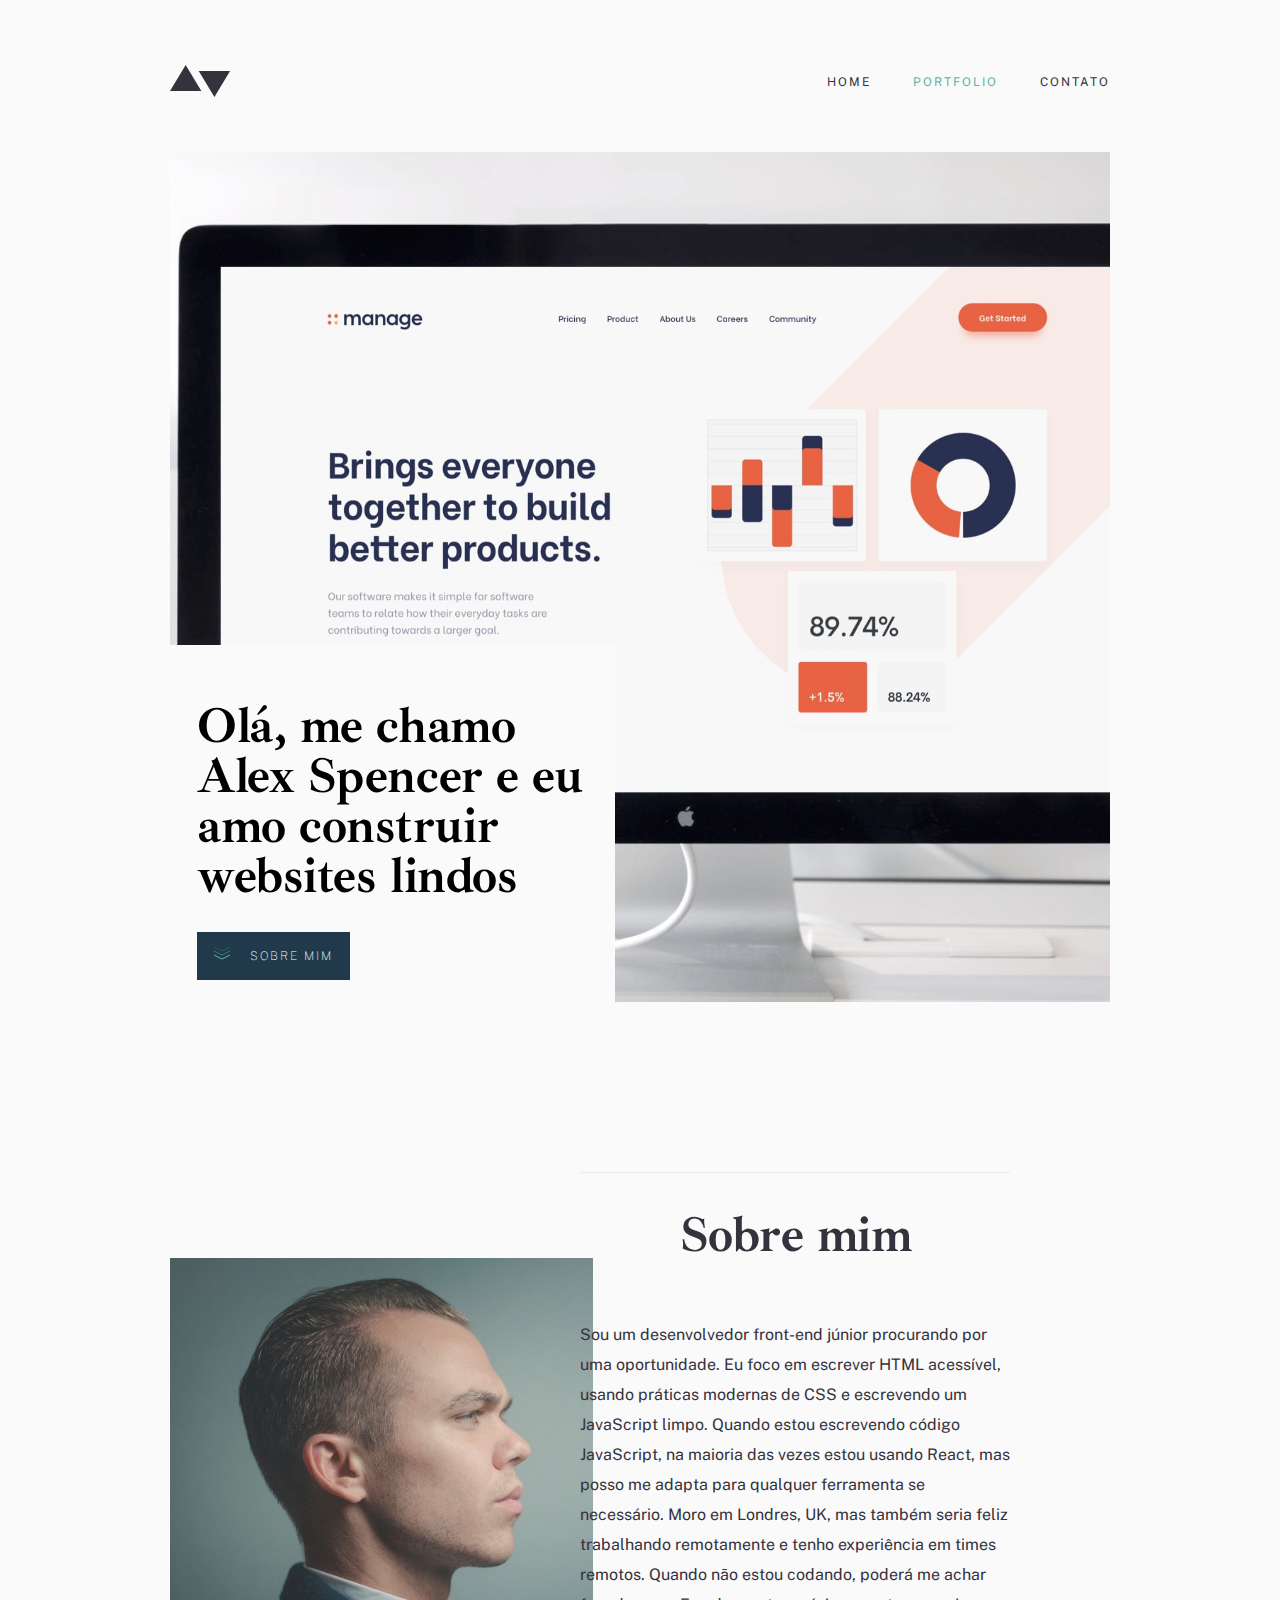
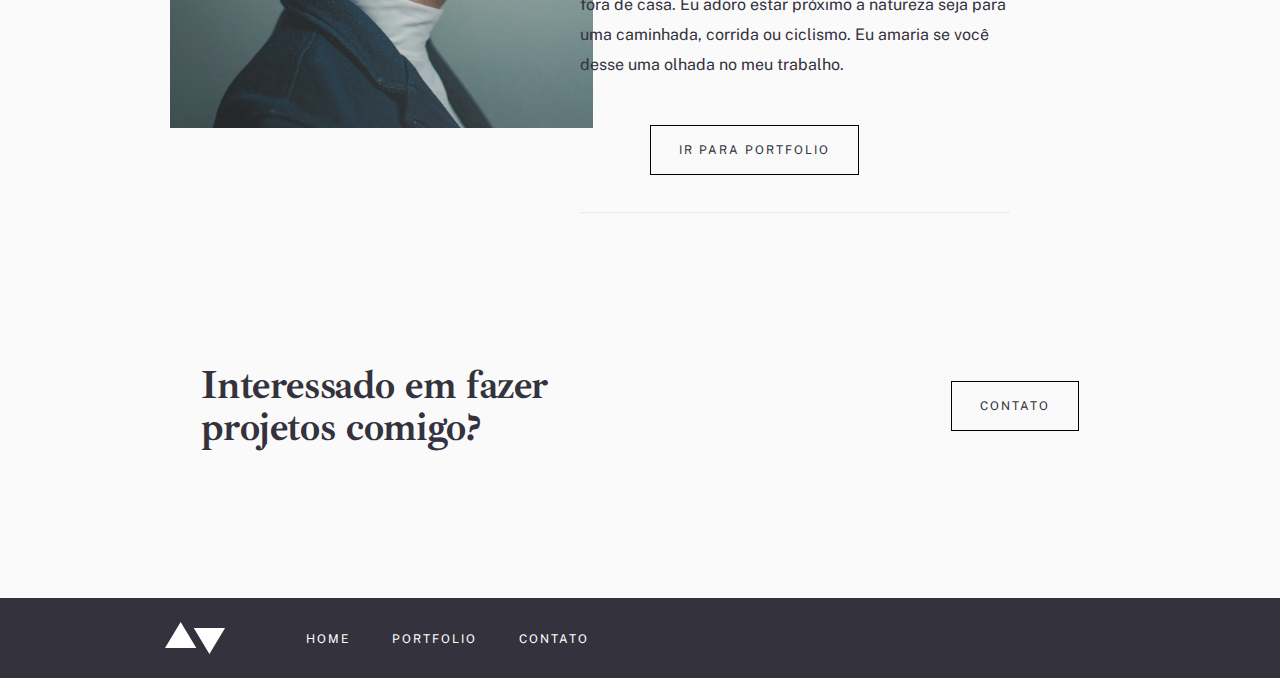
<file: index.html>
<!DOCTYPE html>
<html lang ="pt-br">
    <head>
        <meta charset="UTF-8">
        <meta name="viewport" content="width=device-width, initial-scale=1.0">
        <link rel="preconnect" href="https://fonts.googleapis.com">
        <link rel="preconnect" href="https://fonts.gstatic.com" crossorigin>
        <link href="https://fonts.googleapis.com/css2?family=Ibarra+Real+Nova:wght@500;600;700&family=Public+Sans:wght@400;500&display=swap" rel="stylesheet">

        <link rel="stylesheet" type="text/css" href="./css/global.css">
        <link rel="stylesheet" type="text/css" href="style.css">
        <link rel="stylesheet" type="text/css" href="./css/layout.css">
        <link rel="stylesheet" type="text/css" href="./css/fonts.css">
        <link rel="stylesheet" type="text/css" href="./css/botao.css">
        <link rel="stylesheet" type="text/css" href="./css/color.css">
        <title>Exercicio Desafio</title>
    </head>
    <body>
        <div class= "container">
            <header class="display-row align-items space-between ">
                <img class="logo" src="./assets/logo-dark.svg" alt="Setas">
                <nav class="display-row align-items">         
                    <ul class = "display-row align-items lista__menu" >
                        <li>
                            <a href="index.html" class = "menu__botao font-menu grayish" >HOME</a>
                        </li>
                        <li>
                            <a href="./pages/portfolio/index.html" class = "menu__botao space__left__42 font-menu slightly">PORTFOLIO</a>
                        </li>
                        <li>
                            <a href="./pages/contato/index.html" class = "menu__botao space__left__42 font-menu grayish" >CONTATO</a>
                        </li>
                    </ul>
                </nav>                  
            </header>
            <div class="caixa__texto__container">
                <div class="caixa__texto display-column">
                    <p class="font-h1 display-column justify-content align-items">
                        Olá, me chamo Alex Spencer e eu amo construir websites lindos
                    </p>
                    <div class="caixa__botao">
                        <a class="botao__sobre__mim" href="#sobre__mim"><img class="icone" src="./assets/icons/down-arrows.svg">SOBRE MIM</a>
                    </div>
                </div>
            </div>           
        </div>  
        <section class="sobre__mim" id="sobre__mim">
            <img class = "imagem__sobre"src="./assets/home/image-homepage-profile.jpg">
            <div class = "sobre__mim__imagem__container">  
                <div class="sobre__mim__imagem ">
                    <hr class="hr"><br><br>
                    <h2 class = "font-h1 grayish">Sobre mim</h2>
                    <p class="font-body1 grayish">
                        Sou um desenvolvedor front-end júnior procurando por uma oportunidade. Eu foco em escrever HTML acessível, usando práticas modernas de CSS e escrevendo um JavaScript limpo. Quando estou escrevendo código JavaScript, na maioria das vezes estou usando React, mas posso me adapta para qualquer ferramenta se necessário. Moro em Londres, UK, mas também seria feliz trabalhando remotamente e tenho experiência em times remotos. Quando não estou codando, poderá me achar fora de casa. Eu adoro estar próximo a natureza seja para uma caminhada, corrida ou ciclismo. Eu amaria se você desse uma olhada no meu trabalho.
                    </p>                    
                    <a class="botao__ir__portfolio" href="./pages/portfolio/index.html">IR para PORTFOLIO</a>
                    <br><br><br><br><hr class="hr">
                </div>                    
            </div>                      
        </section>       
            <div class="display-row align-items interessado">
                <p class="font-h2 grayish display-row">Interessado em fazer<br> projetos comigo?</p>
                <a class="botao__ir__portfolio" href="./pages/contato/index.html">CONTATO</a>
            </div>
            <footer class="footer__container display-row align-items">
                <img class="logo__footer" src="./assets/logo-light.svg" alt="Setas">
                <nav class="display-row align-items">         
                    <ul class = "display-row align-items lista__footer" >
                        <li>
                            <a href="index.html" class = "font-menu-light space__right__42" >HOME</a>
                        </li>
                        <li>
                            <a href="./pages/portfolio/index.html" class = "font-menu-light space__right__42">PORTFOLIO</a>
                        </li>
                        <li>
                            <a href="./pages/contato/index.html" class = " font-menu-light espaco__6 " >CONTATO</a>
                        </li>
                        <li>
                            <a class="espaco__25" href="#">
                              <img src="./assets/icons/github-light.svg" alt="github">
                            </a>
                        </li>
                        <li>
                            <a class="espaco__25" href="#">
                              <img src="./assets/icons/twitter-light.svg" alt="twitter">
                            </a>
                        </li>
                        <li>
                            <a class="espaco__25" href="#">
                              <img src="./assets/icons/linkedin-light.svg" alt="Linkdin">
                            </a>
                        </li>
                    </ul>
                </nav>               
            </footer>
    </body>
</html>
</file>
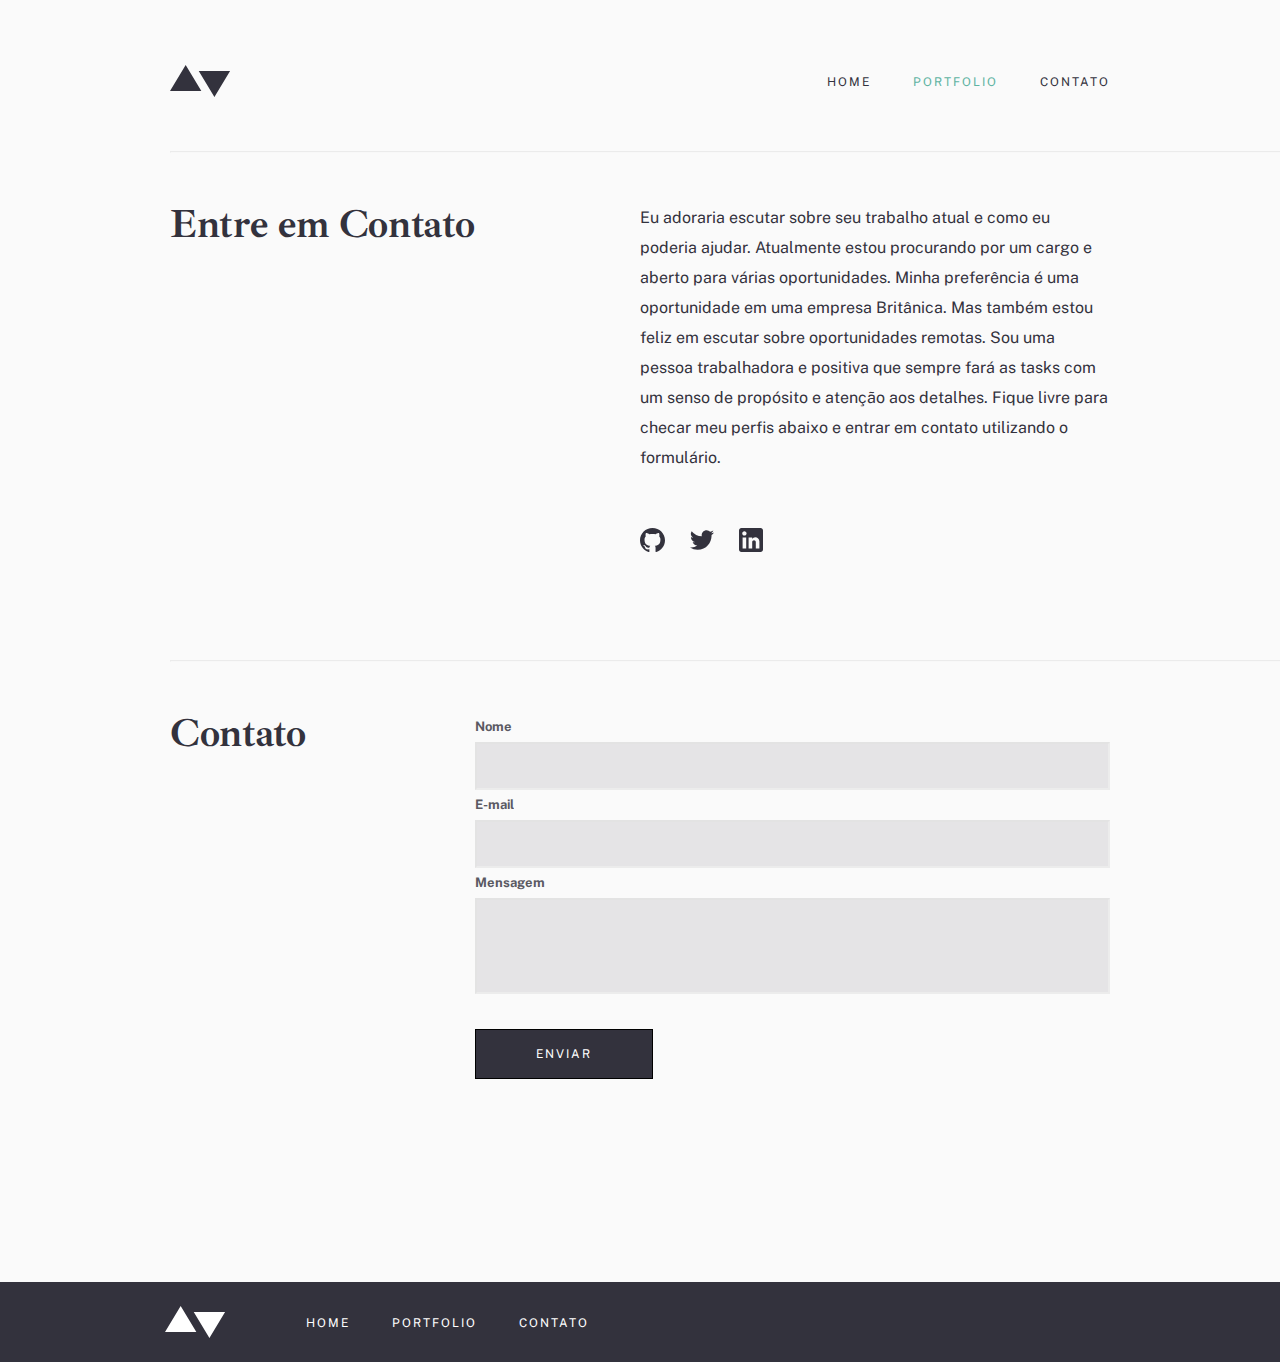
<file: pages/contato/index.html>
<!DOCTYPE html>
<html lang ="pt-br">
    <head>
        <meta charset="UTF-8">
        <meta name="viewport" content="width=device-width, initial-scale=1.0">
        <link rel="preconnect" href="https://fonts.googleapis.com">
        <link rel="preconnect" href="https://fonts.gstatic.com" crossorigin>
        <link href="https://fonts.googleapis.com/css2?family=Ibarra+Real+Nova:wght@500;600;700&family=Public+Sans:wght@400;500&display=swap" rel="stylesheet">
        <link rel="stylesheet" type="text/css" href="../../css/global.css">
        <link rel="stylesheet" type="text/css" href="../../css/layout.css">
        <link rel="stylesheet" type="text/css" href="../../css/color.css">
        <link rel="stylesheet" type="text/css" href="../../css/fonts.css">
        <link rel="stylesheet" type="text/css" href="../../css/botao.css">
        <link rel="stylesheet" type="text/css" href="../../style.css">
        <link rel="stylesheet" type="text/css" href="style.css">
        <link rel="stylesheet" type="text/css" href="../portfolio/style.css">
        <title>Exercicio Desafio</title>
    </head>
    <body>
        <div class= "container">
            <header class="espacamento display-row align-items space-between">
                <img class="logo" src="../../assets/logo-dark.svg" alt="Setas">
                <nav class="espacamento">         
                    <ul class = "display-row align-items lista__menu" >
                        <li>
                            <a href="../../index.html" class = "menu__botao font-menu grayish" >HOME</a>
                        </li>
                        <li>
                            <a href="../portfolio/index.html" class = "menu__botao space__left__42 font-menu slightly">PORTFOLIO</a>
                        </li>
                        <li>
                            <a href="../contato/index.html" class = "menu__botao space__left__42 font-menu grayish" >CONTATO</a>
                        </li>
                    </ul>
                </nav>                  
            </header>      
            <br><br><br><hr class="linha__pagina">
            <section class="contato display-row "> 
                <div class="contato__container display-row ">
                    <div class="entre__em__contato">
                        <p class="font-h2 grayish">Entre em Contato</p>
                    </div>
                </div>
                <div class="contato__container">
                    <p class="font-body1 grayish">
                        Eu adoraria escutar sobre seu trabalho atual e como eu poderia ajudar. Atualmente estou procurando por um cargo e aberto para várias oportunidades. Minha preferência é uma oportunidade em uma empresa Britânica. Mas também estou feliz em escutar sobre oportunidades remotas. Sou uma pessoa trabalhadora e positiva que sempre fará as tasks com um senso de propósito e atenção aos detalhes. Fique livre para checar meu perfis abaixo e entrar em contato utilizando o formulário.
                    </p>                   
                    <ul class = "display-row align-items icon__rede__social " >                        
                        <li>
                            <a class="espaco__25" href="#">
                              <img src="../../assets/icons/github-dark.svg" alt="github">
                            </a>
                        </li>
                        <li>
                            <a class="espaco__25" href="#">
                              <img src="../../assets/icons/twitter-dark.svg" alt="twitter">
                            </a>
                        </li>
                        <li>
                            <a class="espaco__25" href="#">
                              <img src="../../assets/icons/linkedin-dark.svg" alt="Linkdin">
                            </a>
                        </li>
                    </ul>
                </div>
            </section>
            <br><br><br><hr class="linha__pagina">
            <section class="contato display-row "> 
                <div class="contato__container display-row ">
                    <div class="entre__em__contato ">
                        <p class="font-h2 grayish">Contato</p>
                    </div>
                </div>
                <div class="display-column">
                    <label class="label__formulario">Nome </label>
                    <input class="input__formulario" type="text">
                    <label class="label__formulario">E-mail </label>
                    <input class="input__formulario" type="text">
                    <label class="label__formulario">Mensagem </label>
                    <input class="input__formulario input__texto" type="text">
                    <div class="btn__enviar">
                        <a class="botao__enviar" href="#">ENVIAR</a>
                    </div>
                </div>              
            </section>               
        </div>        
            <footer class="footer__container display-row align-items">
                <img class="logo__footer" src="../../assets/logo-light.svg" alt="Setas">
                <nav class="display-row align-items">         
                    <ul class = "display-row align-items lista__footer" >
                        <li>
                            <a href="../home/index.html" class = "font-menu-light space__right__42" >HOME</a>
                        </li>
                        <li>
                            <a href="../portfolio/index.html" class = "font-menu-light space__right__42">PORTFOLIO</a>
                        </li>
                        <li>
                            <a href="../contato/index.html" class = " font-menu-light espaco__6 " >CONTATO</a>
                        </li>
                        <li>
                            <a class="espaco__25" href="#">
                              <img src="../../assets/icons/github-light.svg" alt="github">
                            </a>
                        </li>
                        <li>
                            <a class="espaco__25" href="#">
                              <img src="../../assets/icons/twitter-light.svg" alt="twitter">
                            </a>
                        </li>
                        <li>
                            <a class="espaco__25" href="#">
                              <img src="../../assets/icons/linkedin-light.svg" alt="Linkdin">
                            </a>
                        </li>
                    </ul>
                </nav>                      
            </footer>
    </body>
</html>
</file>
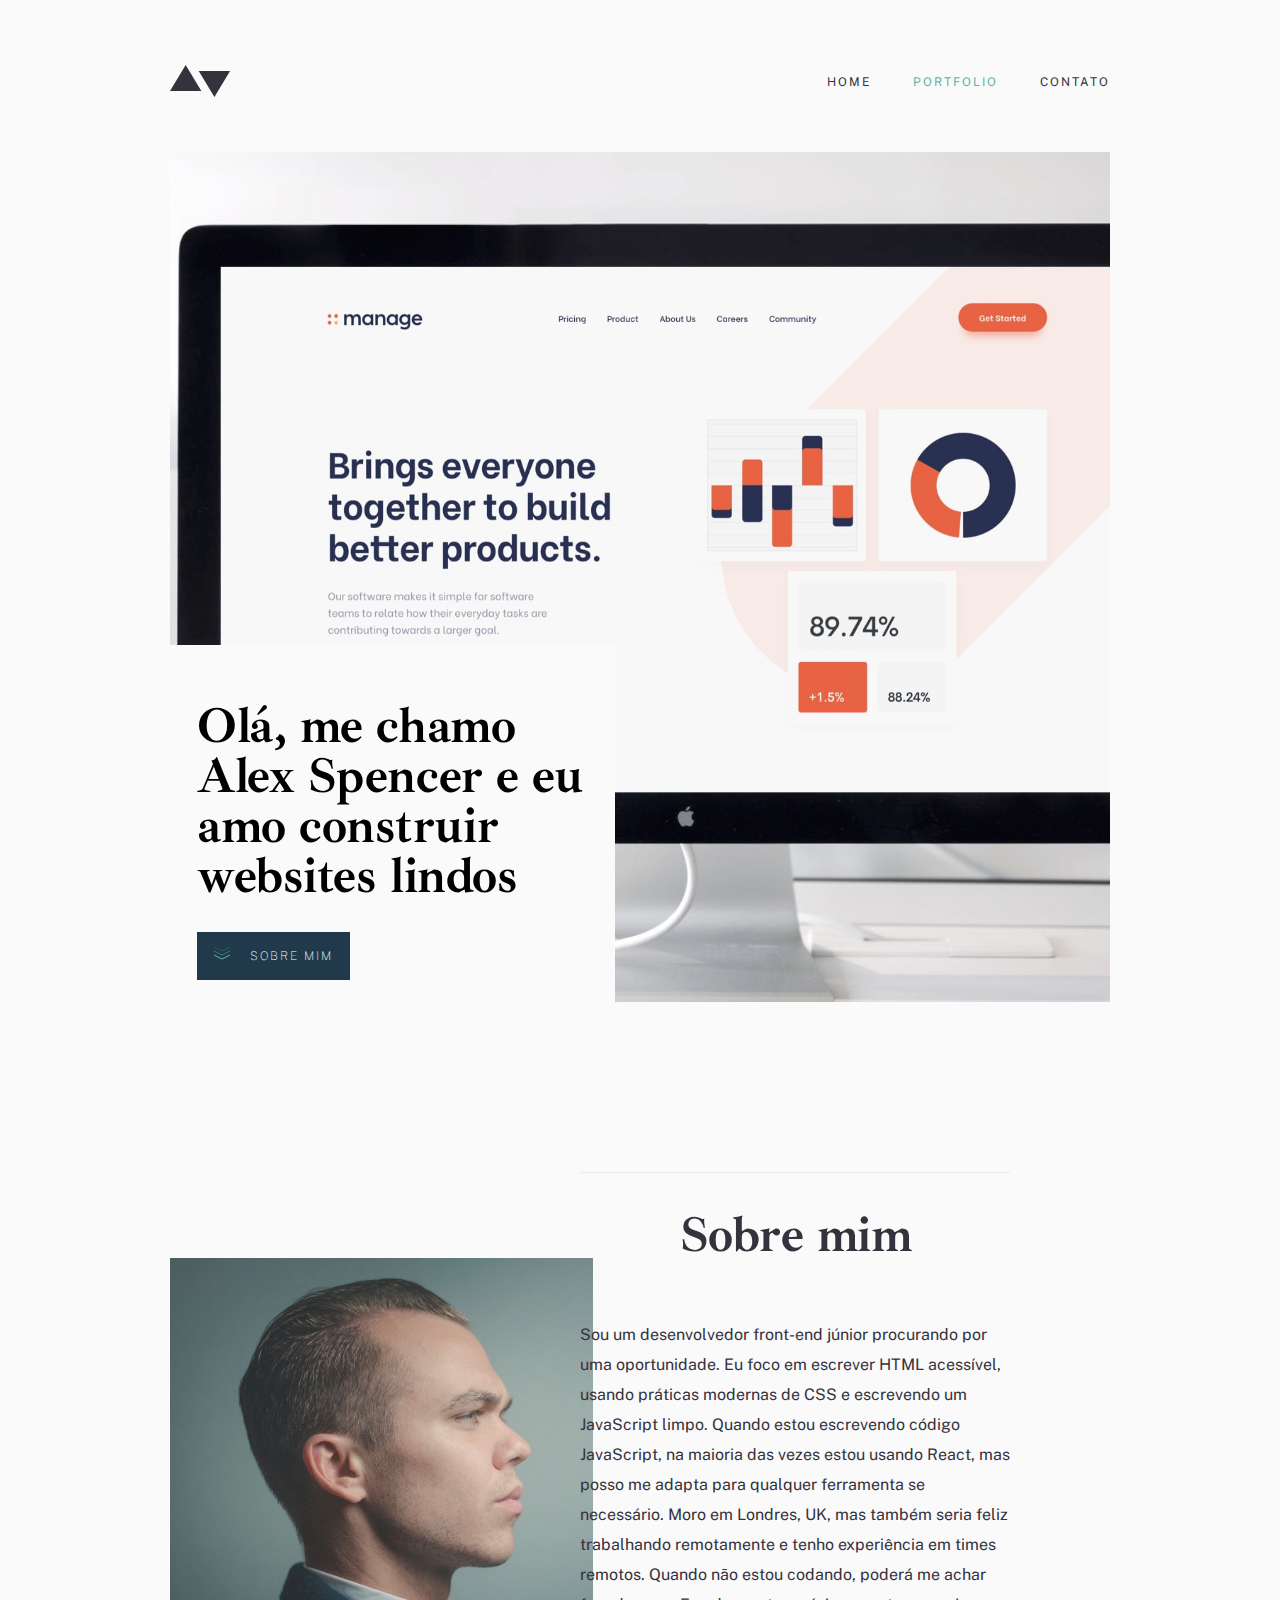
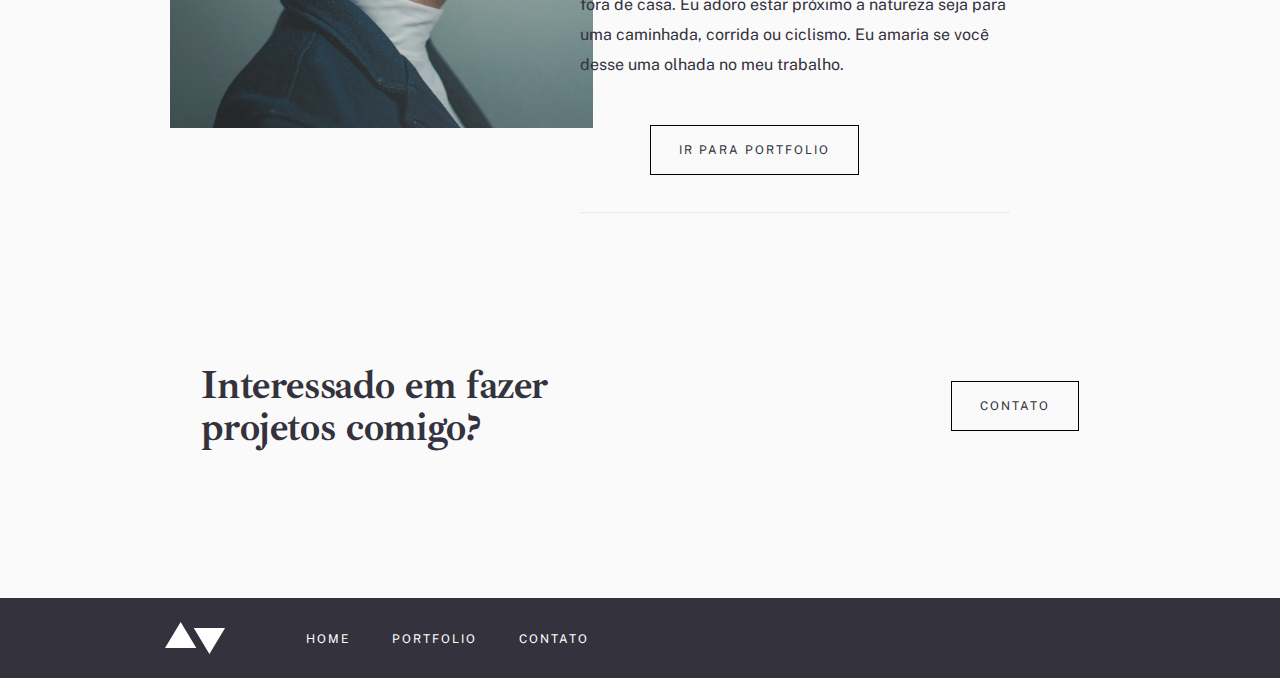
<file: pages/home/index.html>
<!DOCTYPE html>
<html lang ="pt-br">
    <head>
        <meta charset="UTF-8">
        <meta name="viewport" content="width=device-width, initial-scale=1.0">
        <link rel="preconnect" href="https://fonts.googleapis.com">
        <link rel="preconnect" href="https://fonts.gstatic.com" crossorigin>
        <link href="https://fonts.googleapis.com/css2?family=Ibarra+Real+Nova:wght@500;600;700&family=Public+Sans:wght@400;500&display=swap" rel="stylesheet">

        <link rel="stylesheet" type="text/css" href="../../css/global.css">
        <link rel="stylesheet" type="text/css" href="style.css">
        <link rel="stylesheet" type="text/css" href="../../css/layout.css">
        <link rel="stylesheet" type="text/css" href="../../css/fonts.css">
        <link rel="stylesheet" type="text/css" href="../../css/botao.css">
        <link rel="stylesheet" type="text/css" href="../../css/color.css">
        <title>Exercicio Desafio</title>
    </head>
    <body>
        <div class= "container">
            <header class="display-row align-items space-between ">
                <img class="logo" src="../../assets/logo-dark.svg" alt="Setas">
                <nav class="display-row align-items">         
                    <ul class = "display-row align-items lista__menu" >
                        <li>
                            <a href="index.html" class = "menu__botao font-menu grayish" >HOME</a>
                        </li>
                        <li>
                            <a href="../portfolio/index.html" class = "menu__botao space__left__42 font-menu slightly">PORTFOLIO</a>
                        </li>
                        <li>
                            <a href="../contato/index.html" class = "menu__botao space__left__42 font-menu grayish" >CONTATO</a>
                        </li>
                    </ul>
                </nav>                  
            </header>
            <div class="caixa__texto__container">
                <div class="caixa__texto display-column">
                    <p class="font-h1 display-column justify-content align-items">
                        Olá, me chamo Alex Spencer e eu amo construir websites lindos
                    </p>
                    <div class="caixa__botao">
                        <a class="botao__sobre__mim" href="#sobre__mim"><img class="icone" src="../../assets/icons/down-arrows.svg">SOBRE MIM</a>
                    </div>
                </div>
            </div>           
        </div>  
        <section class="sobre__mim" id="sobre__mim">
            <img class = "imagem__sobre"src="../../assets/home/image-homepage-profile.jpg">
            <div class = "sobre__mim__imagem__container">  
                <div class="sobre__mim__imagem ">
                    <hr class="hr"><br><br>
                    <h2 class = "font-h1 grayish">Sobre mim</h2>
                    <p class="font-body1 grayish">
                        Sou um desenvolvedor front-end júnior procurando por uma oportunidade. Eu foco em escrever HTML acessível, usando práticas modernas de CSS e escrevendo um JavaScript limpo. Quando estou escrevendo código JavaScript, na maioria das vezes estou usando React, mas posso me adapta para qualquer ferramenta se necessário. Moro em Londres, UK, mas também seria feliz trabalhando remotamente e tenho experiência em times remotos. Quando não estou codando, poderá me achar fora de casa. Eu adoro estar próximo a natureza seja para uma caminhada, corrida ou ciclismo. Eu amaria se você desse uma olhada no meu trabalho.
                    </p>                    
                    <a class="botao__ir__portfolio" href="../../pages/portfolio/index.html">IR para PORTFOLIO</a>
                    <br><br><br><br><hr class="hr">
                </div>                    
            </div>                      
        </section>       
            <div class="display-row align-items interessado">
                <p class="font-h2 grayish display-row">Interessado em fazer<br> projetos comigo?</p>
                <a class="botao__ir__portfolio" href="../../pages/contato/index.html">CONTATO</a>
            </div>
            <footer class="footer__container display-row align-items">
                <img class="logo__footer" src="../../assets/logo-light.svg" alt="Setas">
                <nav class="display-row align-items">         
                    <ul class = "display-row align-items lista__footer" >
                        <li>
                            <a href="index.html" class = "font-menu-light space__right__42" >HOME</a>
                        </li>
                        <li>
                            <a href="../../pages/portfolio/index.html" class = "font-menu-light space__right__42">PORTFOLIO</a>
                        </li>
                        <li>
                            <a href="../../pages/contato/index.html" class = " font-menu-light espaco__6 " >CONTATO</a>
                        </li>
                        <li>
                            <a class="espaco__25" href="#">
                              <img src="../../assets/icons/github-light.svg" alt="github">
                            </a>
                        </li>
                        <li>
                            <a class="espaco__25" href="#">
                              <img src="../../assets/icons/twitter-light.svg" alt="twitter">
                            </a>
                        </li>
                        <li>
                            <a class="espaco__25" href="#">
                              <img src="../../assets/icons/linkedin-light.svg" alt="Linkdin">
                            </a>
                        </li>
                    </ul>
                </nav>               
            </footer>
    </body>
</html>
</file>
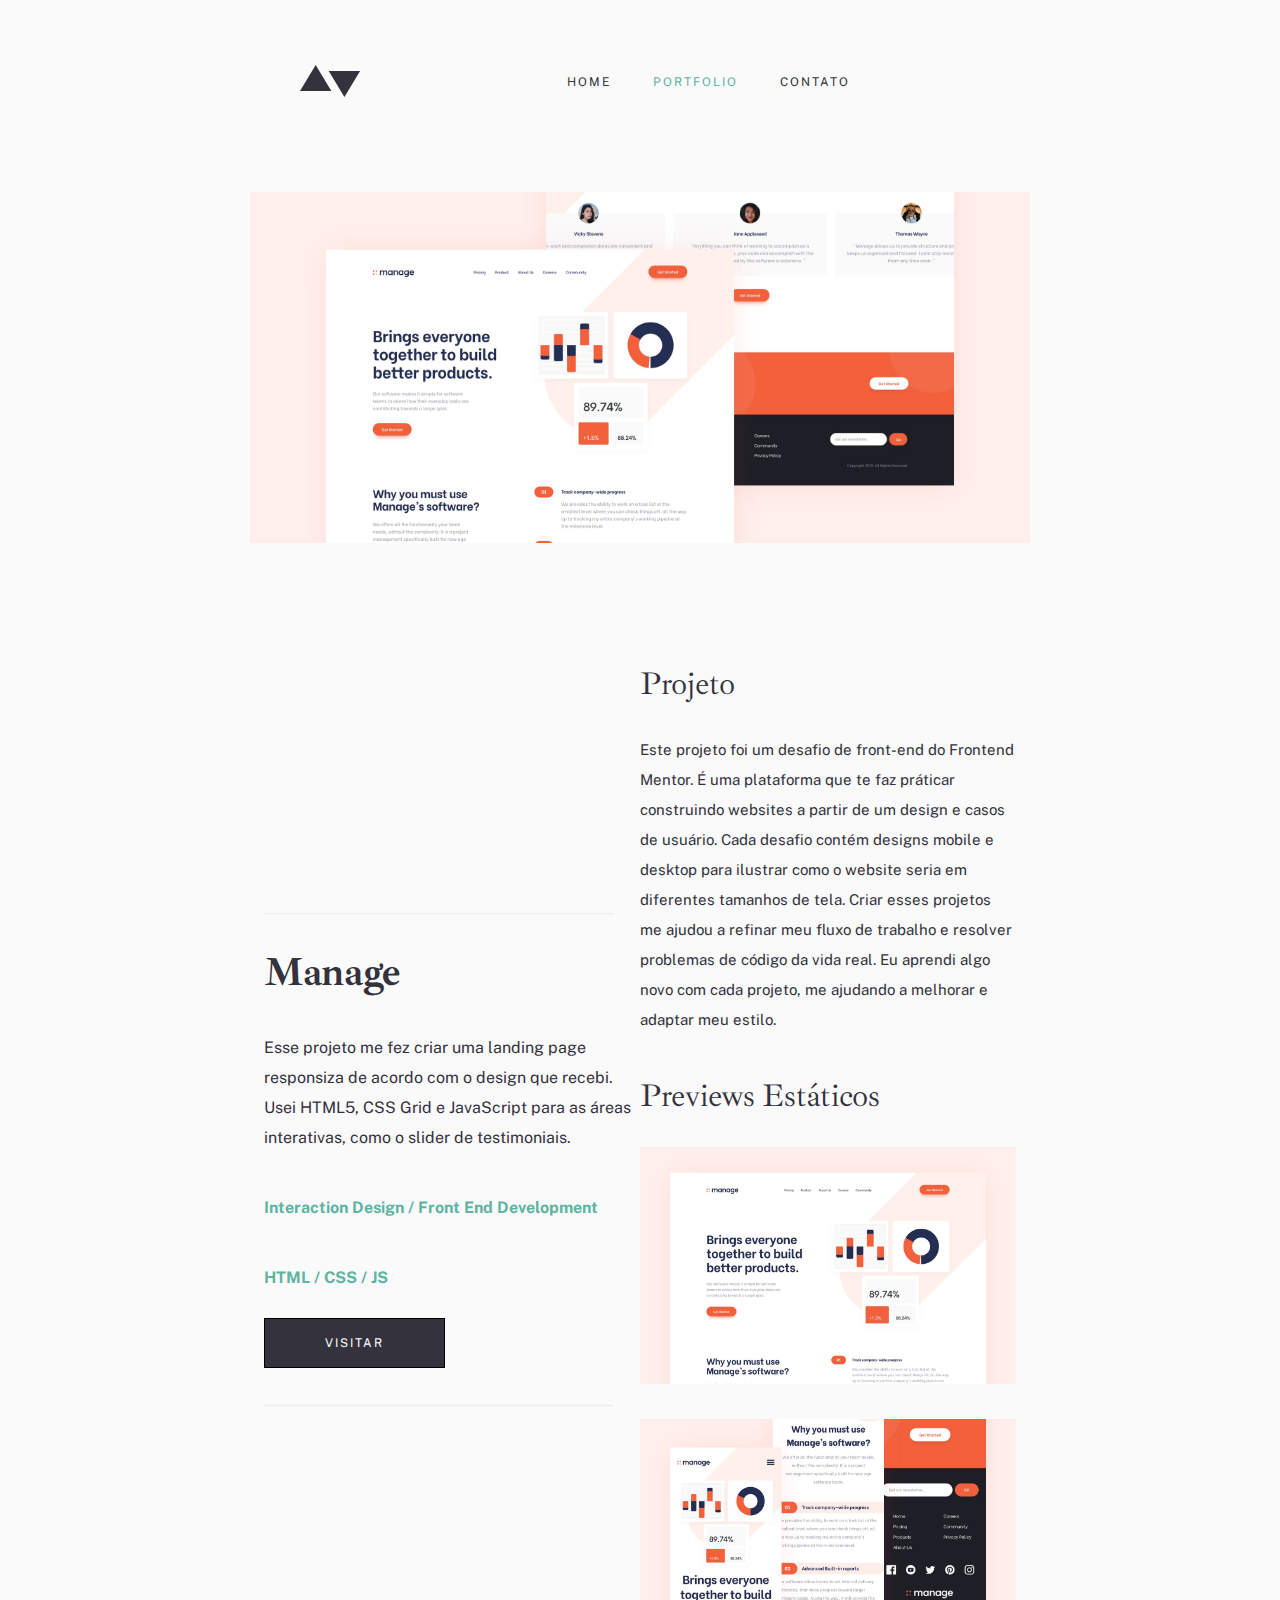
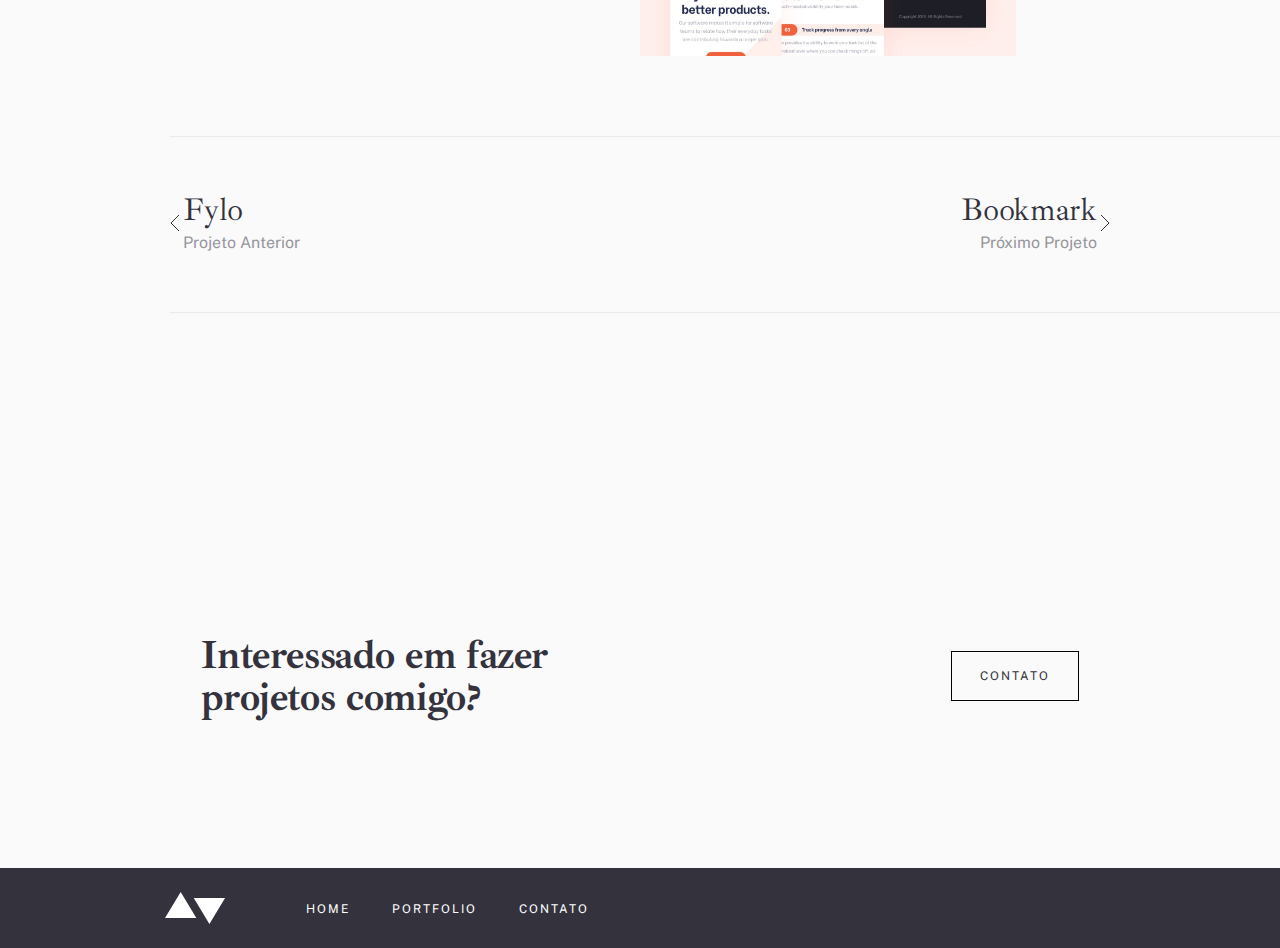
<file: pages/portfolio-01-manage/index.html>
<!DOCTYPE html>
<html lang ="pt-br">
    <head>
        <meta charset="UTF-8">
        <meta name="viewport" content="width=device-width, initial-scale=1.0">
        <link rel="preconnect" href="https://fonts.googleapis.com">
        <link rel="preconnect" href="https://fonts.gstatic.com" crossorigin>
        <link href="https://fonts.googleapis.com/css2?family=Ibarra+Real+Nova:wght@500;600;700&family=Public+Sans:wght@400;500&display=swap" rel="stylesheet">
        <link rel="stylesheet" type="text/css" href="../../css/global.css">
        <link rel="stylesheet" type="text/css" href="../../css/layout.css">
        <link rel="stylesheet" type="text/css" href="../../css/color.css">
        <link rel="stylesheet" type="text/css" href="../../css/fonts.css">
        <link rel="stylesheet" type="text/css" href="../../css/botao.css">
        <link rel="stylesheet" type="text/css" href="../../style.css">
        <link rel="stylesheet" type="text/css" href="style.css">
        <link rel="stylesheet" type="text/css" href="../portfolio/style.css">
        <link rel="stylesheet" type="text/css" href="../portfolio-04-fylo/style.css">
        <title>Exercicio Desafio</title>
    </head>
    <body>
        <div class= "container">
            <header class="espacamento display-row align-items space-between">
                <img class="logo" src="../../assets/logo-dark.svg" alt="Setas">
                <nav class="espacamento">         
                    <ul class = "display-row align-items lista__menu" >
                        <li>
                            <a href="../../index.html" class = "menu__botao font-menu grayish" >HOME</a>
                        </li>
                        <li>
                            <a href="../portfolio/index.html" class = "menu__botao space__left__42 font-menu slightly">PORTFOLIO</a>
                        </li>
                        <li>
                            <a href="../contato/index.html" class = "menu__botao space__left__42 font-menu grayish" >CONTATO</a>
                        </li>
                    </ul>
                </nav>                  
            </header>                  
        <div class="imagem__hero">
            <img src="../../assets/portfolio/manage/image-manage-hero.jpg">
        </div>
        <section class="page__portfolio">
            <div class="page__manager__content">
                <div class="page__manager">
                    <hr class="hr__pequeno"><br><br>      
                    <h2 class="font-h2 grayish">
                        Manage
                    </h2>
                      <p class="font-body1 grayish">
                        Esse projeto me fez criar uma landing page responsiza de acordo com o design que recebi. Usei HTML5, CSS Grid e JavaScript para as áreas interativas, como o slider de testimoniais.
                      </p>
                      <p class="font-subtexto">Interaction Design / Front End Development</p>
                      <p class="font-subtexto">HTML / CSS / JS</p>
                      <a class="botao__enviar" href="#">VISITAR</a>
                      <br><br><br><br><hr class="hr__pequeno">      
                </div>                
            </div>
                <div class="coluna__preview">
                    <div class="titulo__preview">
                        <h3 class="font-h3 grayish">Projeto</h3>
                    </div>
                    <div class="texto__preview font-body2 grayish">
                        <p>Este projeto foi um desafio de front-end do Frontend Mentor.  É uma plataforma que te faz práticar construindo websites  a partir de um design e casos de usuário. Cada desafio contém designs mobile e desktop para ilustrar como o website seria em diferentes tamanhos de tela. Criar esses projetos me ajudou a refinar meu fluxo de trabalho e resolver problemas de código da vida real. Eu aprendi algo novo com cada projeto, me ajudando a melhorar e adaptar meu estilo.</p>
                    </div>
                    <div class="subtitulo__preview">
                        <h3 class="font-h3 grayish">Previews Estáticos</h3>
                    </div>
                    <img class="imagem__preview"src="../../assets/portfolio/manage/image-manage-preview-1.jpg" alt="">                
                    <img src="../../assets/portfolio/manage/image-manage-preview-2.jpg" alt="">                    
                </div>
        </section>
        <section>
            <hr class="hr__grande"><br><br><br>           
                <nav class="display-row align-items space-between">
                    <a class="text-decoration" href="../portfolio-04-fylo/index.html">                                  
                        <img src="../../assets/icons/arrow-left.svg">            
                    </a>
                    <div class="">
                        <p class="font-titulo-retorno">Fylo</p>
                        <p class="font-texto-retorno">Projeto Anterior</p>
                    </div>                      
                
                    
                    <div class="container__seta">
                        <p class="font-titulo-retorno text__right">Bookmark</p>
                        <p class="font-texto-retorno text__right">Próximo Projeto</p>
                    </div>                    
                    <a class="text-decoration" href="../portfolio-02-bookmark/index.html">                   
                        <img src="../../assets/icons/arrow-right.svg">
                    </a>    
                </nav>    
           
            <br><br><br><hr class="hr__grande">                       
        </section>        
    </div>        
            <div class="display-row align-items interessado">
                <p class="font-h2 grayish display-row">Interessado em fazer<br> projetos comigo?</p>
                <a class="botao__ir__portfolio" href="../contato/index.html">CONTATO</a>
            </div>
            <footer class="footer__container display-row align-items">
                <img class="logo__footer" src="../../assets/logo-light.svg" alt="Setas">
                <nav class="display-row align-items">         
                    <ul class = "display-row align-items lista__footer" >
                        <li>
                            <a href="../../index.html" class = "font-menu-light space__right__42" >HOME</a>
                        </li>
                        <li>
                            <a href="../portfolio/index.html" class = "font-menu-light space__right__42">PORTFOLIO</a>
                        </li>
                        <li>
                            <a href="../contato/index.html" class = " font-menu-light espaco__6 " >CONTATO</a>
                        </li>
                        <li>
                            <a class="espaco__25" href="#">
                              <img src="../../assets/icons/github-light.svg" alt="github">
                            </a>
                        </li>
                        <li>
                            <a class="espaco__25" href="#">
                              <img src="../../assets/icons/twitter-light.svg" alt="twitter">
                            </a>
                        </li>
                        <li>
                            <a class="espaco__25" href="#">
                              <img src="../../assets/icons/linkedin-light.svg" alt="Linkdin">
                            </a>
                        </li>
                    </ul>
                </nav>                      
            </footer>
    </body>
</html>
</file>
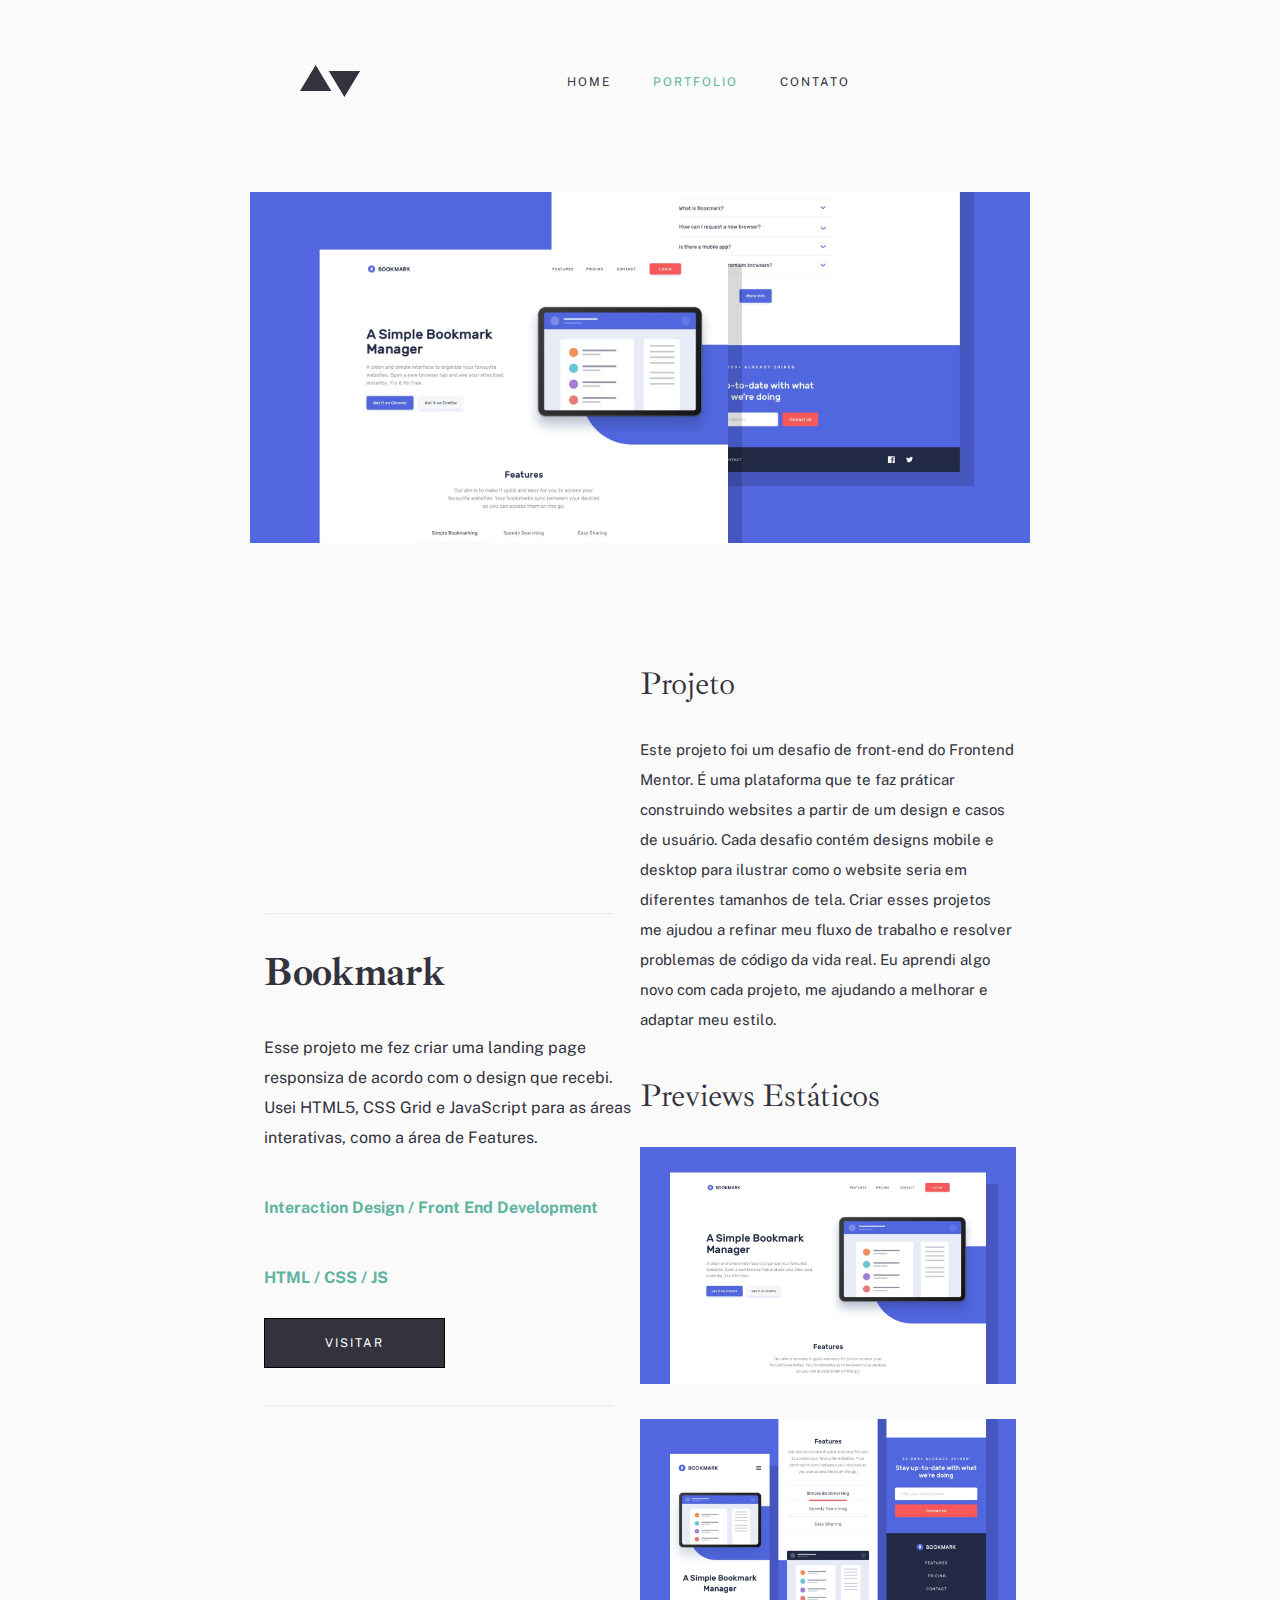
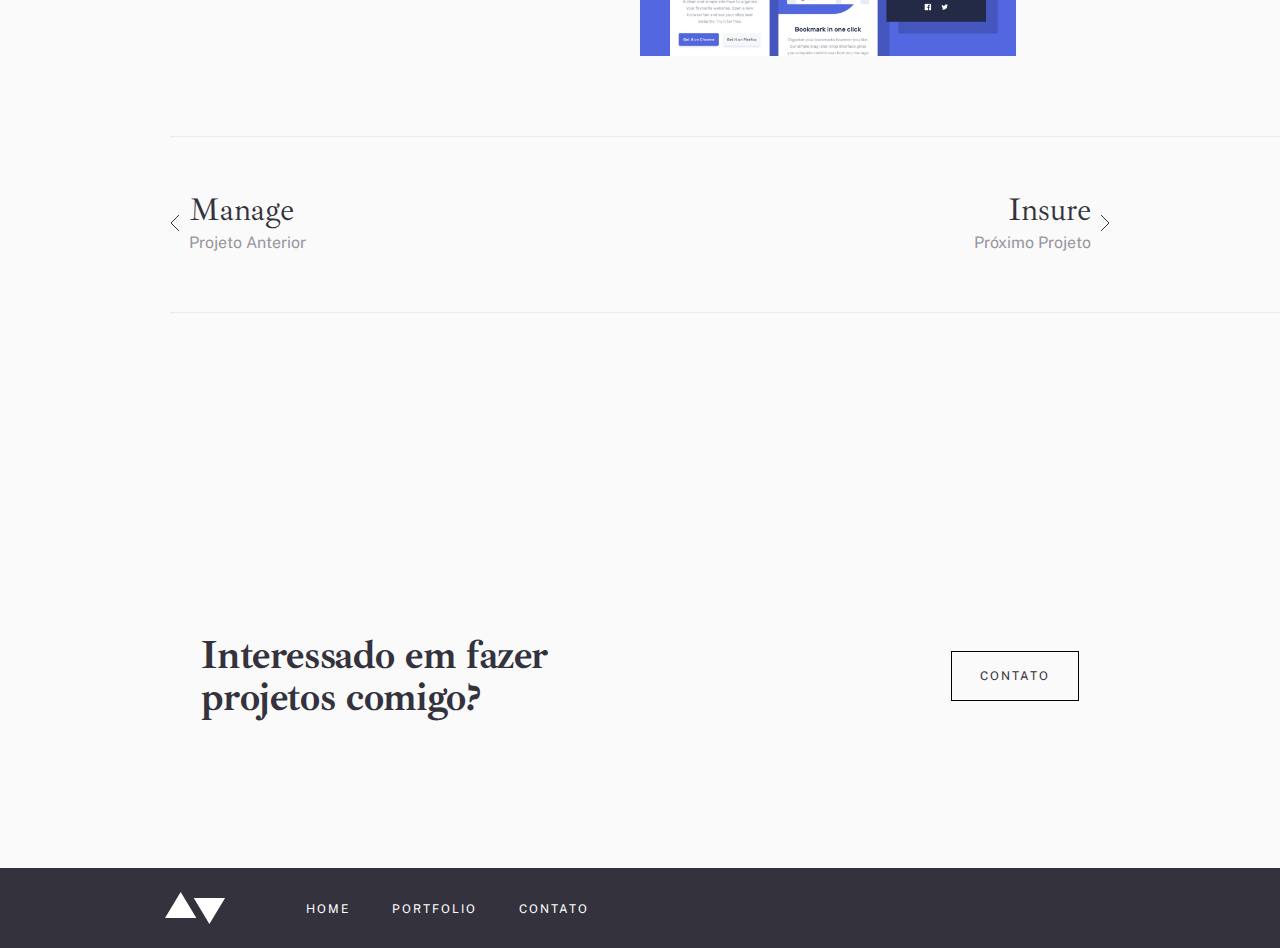
<file: pages/portfolio-02-bookmark/index.html>
<!DOCTYPE html>
<html lang ="pt-br">
    <head>
        <meta charset="UTF-8">
        <meta name="viewport" content="width=device-width, initial-scale=1.0">
        <link rel="preconnect" href="https://fonts.googleapis.com">
        <link rel="preconnect" href="https://fonts.gstatic.com" crossorigin>
        <link href="https://fonts.googleapis.com/css2?family=Ibarra+Real+Nova:wght@500;600;700&family=Public+Sans:wght@400;500&display=swap" rel="stylesheet">
        <link rel="stylesheet" type="text/css" href="../../css/global.css">
        <link rel="stylesheet" type="text/css" href="../../css/layout.css">
        <link rel="stylesheet" type="text/css" href="../../css/color.css">
        <link rel="stylesheet" type="text/css" href="../../css/fonts.css">
        <link rel="stylesheet" type="text/css" href="../../css/botao.css">
        <link rel="stylesheet" type="text/css" href="../../style.css">
        <link rel="stylesheet" type="text/css" href="style.css">
        <link rel="stylesheet" type="text/css" href="../portfolio/style.css">
        <link rel="stylesheet" type="text/css" href="../portfolio-04-fylo/style.css">
        <title>Exercicio Desafio</title>
    </head>
    <body>
        <div class= "container">
            <header class="espacamento display-row align-items space-between">
                <img class="logo" src="../../assets/logo-dark.svg" alt="Setas">
                <nav class="espacamento">         
                    <ul class = "display-row align-items lista__menu" >
                        <li>
                            <a href="../../index.html" class = "menu__botao font-menu grayish" >HOME</a>
                        </li>
                        <li>
                            <a href="../portfolio/index.html" class = "menu__botao space__left__42 font-menu slightly">PORTFOLIO</a>
                        </li>
                        <li>
                            <a href="../contato/index.html" class = "menu__botao space__left__42 font-menu grayish" >CONTATO</a>
                        </li>
                    </ul>
                </nav>                  
            </header>      
        <div class="imagem__hero">
            <img src="../../assets/portfolio/bookmark/image-bookmark-hero.jpg ">    
        </div>
        <section class="page__portfolio">
            <div class="page__manager__content">
                <div class="page__manager">
                    <hr class="hr__pequeno"><br><br>      
                    <h2 class="font-h2 grayish">
                        Bookmark
                    </h2>
                      <p class="font-body1 grayish">
                        Esse projeto me fez criar uma landing page responsiza de acordo com o design que recebi. Usei HTML5, CSS Grid e JavaScript para as áreas interativas, como a área de Features.
                      </p>
                      <p class="font-subtexto">Interaction Design / Front End Development</p>
                      <p class="font-subtexto">HTML / CSS / JS</p>
                      <a class="botao__enviar" href="#">VISITAR</a>
                      <br><br><br><br><hr class="hr__pequeno">      
                </div>                
              </div>
              <div class="coluna__preview">
                    <div class="titulo__preview">
                        <h3 class="font-h3 grayish">Projeto</h3>
                    </div>
                    <div class="texto__preview font-body2 grayish">
                        <p>Este projeto foi um desafio de front-end do Frontend Mentor.  É uma plataforma que te faz práticar construindo websites  a partir de um design e casos de usuário. Cada desafio contém designs mobile e desktop para ilustrar como o website seria em diferentes tamanhos de tela. Criar esses projetos me ajudou a refinar meu fluxo de trabalho e resolver problemas de código da vida real. Eu aprendi algo novo com cada projeto, me ajudando a melhorar e adaptar meu estilo.</p>
                    </div>
                    <div class="subtitulo__preview">
                        <h3 class="font-h3 grayish">Previews Estáticos</h3>
                    </div>
                    <img class="imagem__preview" src="../../assets/portfolio/bookmark/image-bookmark-preview-1.jpg " alt="">
                    <img src="../../assets/portfolio/bookmark/image-bookmark-preview-2.jpg" alt="">                 
                </div>
        </section>
        <section>
            <hr class="hr__grande"><br><br><br> 
            <nav class="display-row align-items space-between">
                <a class="text-decoration" href="../portfolio-01-manage/index.html">                                  
                    <img src="../../assets/icons/arrow-left.svg">            
                </a>
                <div class="">
                    <p class="font-titulo-retorno">Manage</p>
                    <p class="font-texto-retorno">Projeto Anterior</p>
                </div>                      
            
                
                <div class="container__seta">
                    <p class="font-titulo-retorno text__right">Insure</p>
                    <p class="font-texto-retorno text__right">Próximo Projeto</p>
                </div>                    
                <a class="text-decoration" href="../portfolio-03-insure/index.html">                   
                    <img src="../../assets/icons/arrow-right.svg">
                </a>    
            </nav>
      
            
            <br><br><br><hr class="hr__grande">                       
        </section>        
    </div>        
            <div class="display-row align-items interessado">
                <p class="font-h2 grayish display-row">Interessado em fazer<br> projetos comigo?</p>
                <a class="botao__ir__portfolio" href="../contato/index.html">CONTATO</a>
            </div>
            <footer class="footer__container display-row align-items">
                <img class="logo__footer" src="../../assets/logo-light.svg" alt="Setas">
                <nav class="display-row align-items">         
                    <ul class = "display-row align-items lista__footer" >
                        <li>
                            <a href="../../index.html" class = "font-menu-light space__right__42" >HOME</a>
                        </li>
                        <li>
                            <a href="../portfolio/index.html" class = "font-menu-light space__right__42">PORTFOLIO</a>
                        </li>
                        <li>
                            <a href="../contato/index.html" class = " font-menu-light espaco__6 " >CONTATO</a>
                        </li>
                        <li>
                            <a class="espaco__25" href="#">
                              <img src="../../assets/icons/github-light.svg" alt="github">
                            </a>
                        </li>
                        <li>
                            <a class="espaco__25" href="#">
                              <img src="../../assets/icons/twitter-light.svg" alt="twitter">
                            </a>
                        </li>
                        <li>
                            <a class="espaco__25" href="#">
                              <img src="../../assets/icons/linkedin-light.svg" alt="Linkdin">
                            </a>
                        </li>
                    </ul>
                </nav>                      
            </footer>
    </body>
</html>
</file>
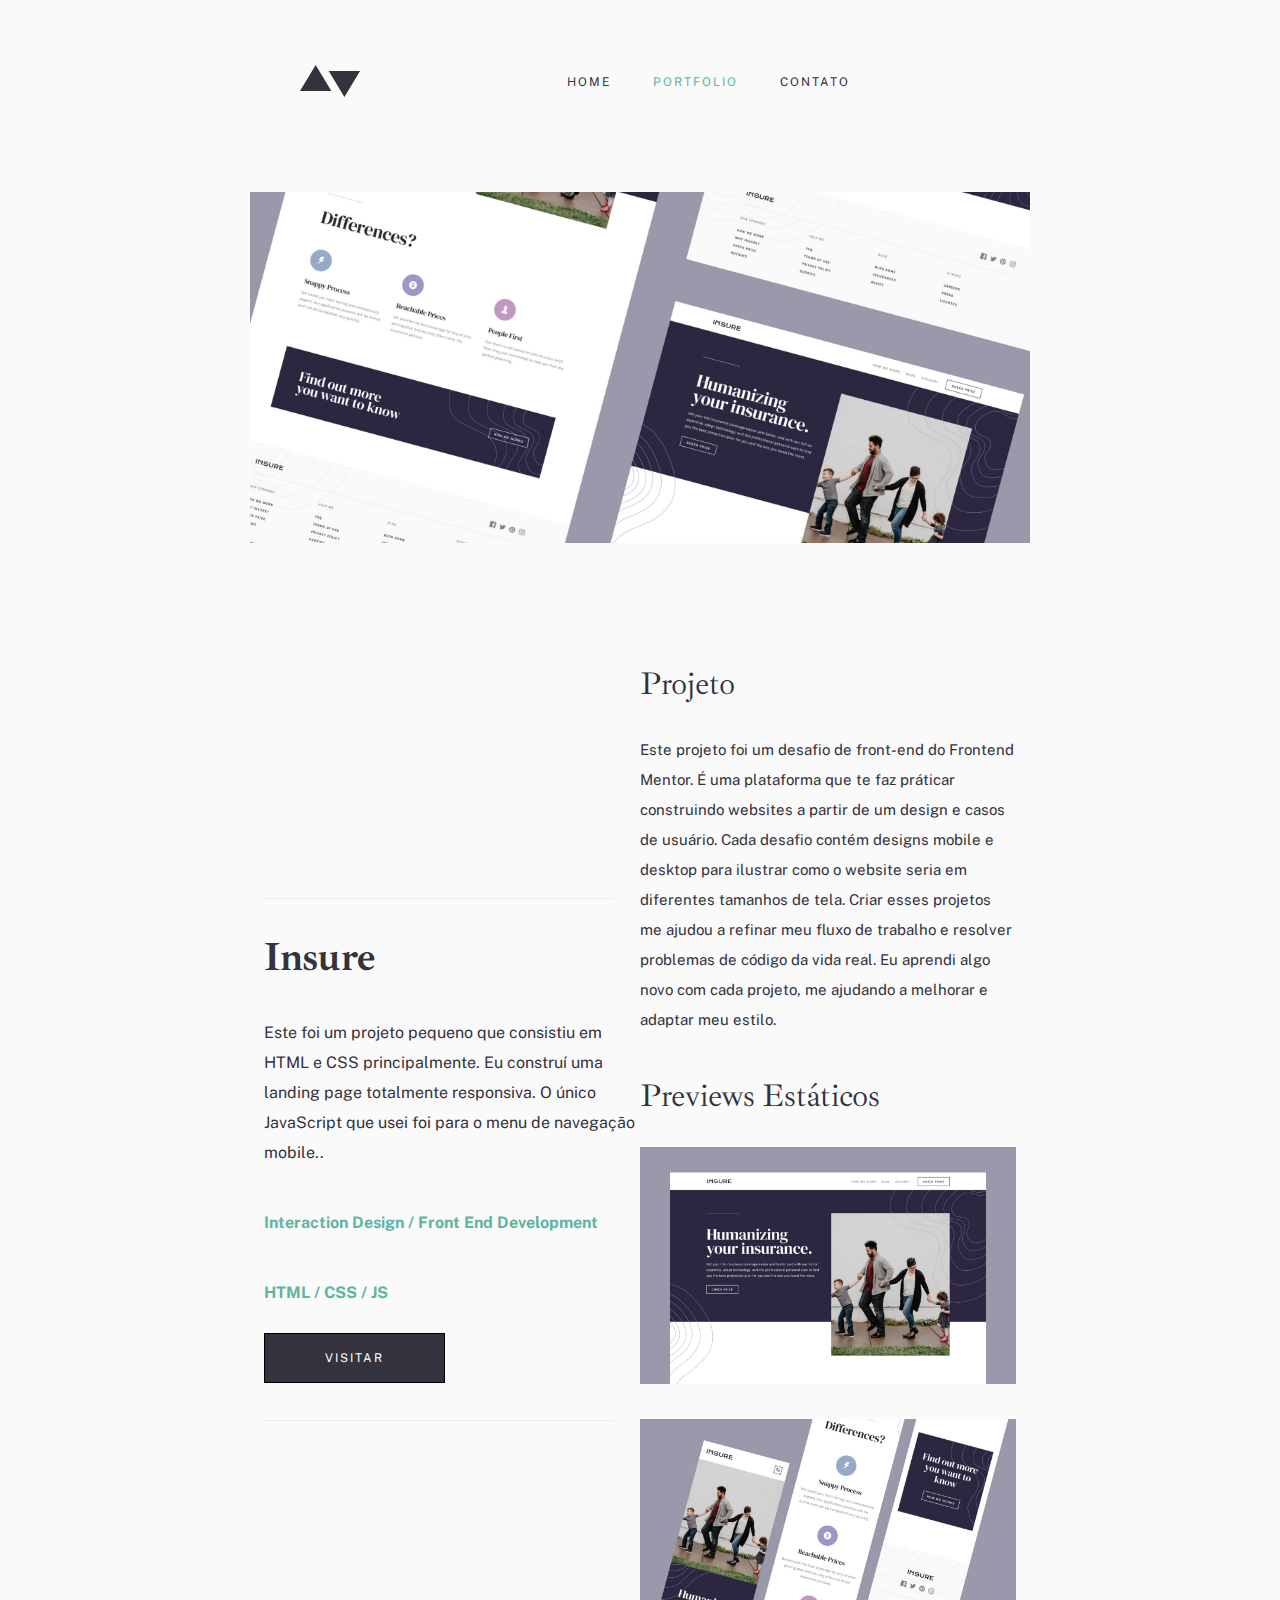
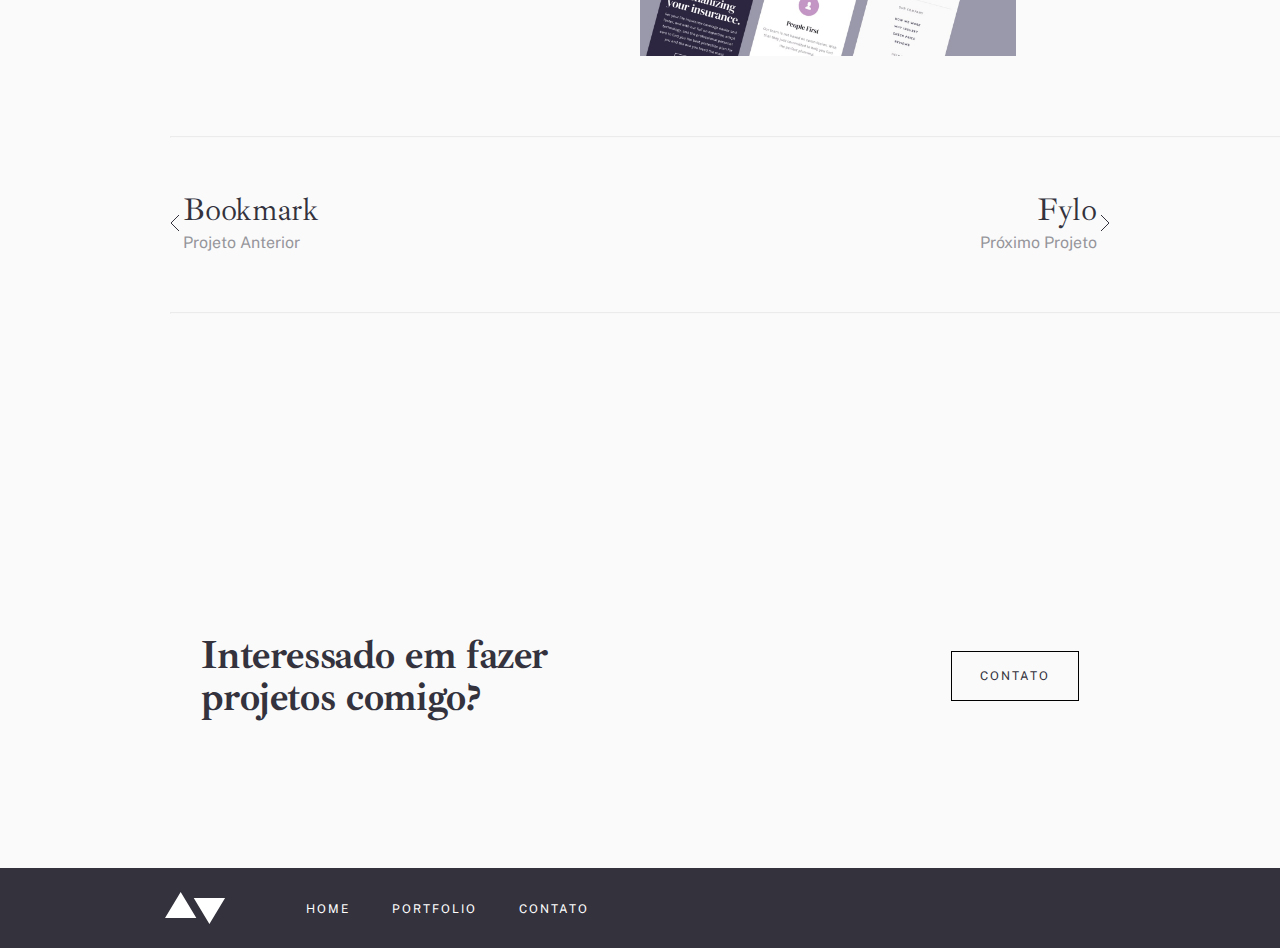
<file: pages/portfolio-03-insure/index.html>
<!DOCTYPE html>
<html lang ="pt-br">
    <head>
        <meta charset="UTF-8">
        <meta name="viewport" content="width=device-width, initial-scale=1.0">
        <link rel="preconnect" href="https://fonts.googleapis.com">
        <link rel="preconnect" href="https://fonts.gstatic.com" crossorigin>
        <link href="https://fonts.googleapis.com/css2?family=Ibarra+Real+Nova:wght@500;600;700&family=Public+Sans:wght@400;500&display=swap" rel="stylesheet">
        <link rel="stylesheet" type="text/css" href="../../css/global.css">
        <link rel="stylesheet" type="text/css" href="../../css/layout.css">
        <link rel="stylesheet" type="text/css" href="../../css/color.css">
        <link rel="stylesheet" type="text/css" href="../../css/fonts.css">
        <link rel="stylesheet" type="text/css" href="../../css/botao.css">
        <link rel="stylesheet" type="text/css" href="../../style.css">
        <link rel="stylesheet" type="text/css" href="style.css">
        <link rel="stylesheet" type="text/css" href="../portfolio/style.css">
        <link rel="stylesheet" type="text/css" href="../portfolio-04-fylo/style.css">
        <title>Exercicio Desafio</title>
    </head>
    <body>
        <div class= "container">
            <header class="espacamento display-row align-items space-between">
                <img class="logo" src="../../assets/logo-dark.svg" alt="Setas">
                <nav class="espacamento">         
                    <ul class = "display-row align-items lista__menu" >
                        <li>
                            <a href="../../index.html" class = "menu__botao font-menu grayish" >HOME</a>
                        </li>
                        <li>
                            <a href="../portfolio/index.html" class = "menu__botao space__left__42 font-menu slightly">PORTFOLIO</a>
                        </li>
                        <li>
                            <a href="../contato/index.html" class = "menu__botao space__left__42 font-menu grayish" >CONTATO</a>
                        </li>
                    </ul>
                </nav>                  
            </header>                  
        <div class="imagem__hero">
            <img src="../../assets/portfolio/insure/image-insure-hero.jpg ">              
        </div>
        <section class="page__portfolio">
            <div class="page__manager__content">
                <div class="page__manager">
                    <hr class="hr__pequeno"><br><br>      
                    <h2 class="font-h2 grayish">
                        Insure
                    </h2>
                      <p class="font-body1 grayish">
                        Este foi um projeto pequeno que consistiu em HTML e CSS principalmente. Eu construí uma landing page totalmente responsiva. O único JavaScript que usei foi para o menu de navegação mobile..
                      </p>
                      <p class="font-subtexto">Interaction Design / Front End Development</p>
                      <p class="font-subtexto">HTML / CSS / JS</p>
                      <a class="botao__enviar" href="#">VISITAR</a>
                      <br><br><br><br><hr class="hr__pequeno">      
                </div>                
              </div>
              <div class="coluna__preview">
                    <div class="titulo__preview">
                        <h3 class="font-h3 grayish">Projeto</h3>
                    </div>
                    <div class="texto__preview font-body2 grayish">
                        <p>Este projeto foi um desafio de front-end do Frontend Mentor.  É uma plataforma que te faz práticar construindo websites  a partir de um design e casos de usuário. Cada desafio contém designs mobile e desktop para ilustrar como o website seria em diferentes tamanhos de tela. Criar esses projetos me ajudou a refinar meu fluxo de trabalho e resolver problemas de código da vida real. Eu aprendi algo novo com cada projeto, me ajudando a melhorar e adaptar meu estilo.</p>
                    </div>
                    <div class="subtitulo__preview">
                        <h3 class="font-h3 grayish">Previews Estáticos</h3>
                    </div>                   
                    <img class="imagem__preview"src="../../assets/portfolio/insure/image-insure-preview-1.jpg " alt="">               
                    <img src="../../assets/portfolio/insure/image-insure-preview-2.jpg" alt="">                    
                </div>
        </section>
        <section>
            <hr class="hr__grande"><br><br><br> 
            <nav class="display-row align-items space-between">
                <a class="text-decoration" href="../portfolio-02-bookmark/index.html">                                  
                    <img src="../../assets/icons/arrow-left.svg">            
                </a>
                <div class="">
                    <p class="font-titulo-retorno">Bookmark</p>
                    <p class="font-texto-retorno">Projeto Anterior</p>
                </div>                      
            
                
                <div class="container__seta">
                    <p class="font-titulo-retorno text__right">Fylo</p>
                    <p class="font-texto-retorno text__right">Próximo Projeto</p>
                </div>                    
                <a class="text-decoration" href="../portfolio-04-fylo/index.html">                   
                    <img src="../../assets/icons/arrow-right.svg">
                </a>    
            </nav>
          
            <br><br><br><hr class="hr__grande">                       
        </section>              
    </div>        
            <div class="display-row align-items interessado">
                <p class="font-h2 grayish display-row">Interessado em fazer<br> projetos comigo?</p>
                <a class="botao__ir__portfolio" href="../contato/index.html">CONTATO</a>
            </div>
            <footer class="footer__container display-row align-items">
                <img class="logo__footer" src="../../assets/logo-light.svg" alt="Setas">
                <nav class="display-row align-items">         
                    <ul class = "display-row align-items lista__footer" >
                        <li>
                            <a href="../../index.html" class = "font-menu-light space__right__42" >HOME</a>
                        </li>
                        <li>
                            <a href="../portfolio/index.html" class = "font-menu-light space__right__42">PORTFOLIO</a>
                        </li>
                        <li>
                            <a href="../contato/index.html" class = " font-menu-light espaco__6 " >CONTATO</a>
                        </li>
                        <li>
                            <a class="espaco__25" href="#">
                              <img src="../../assets/icons/github-light.svg" alt="github">
                            </a>
                        </li>
                        <li>
                            <a class="espaco__25" href="#">
                              <img src="../../assets/icons/twitter-light.svg" alt="twitter">
                            </a>
                        </li>
                        <li>
                            <a class="espaco__25" href="#">
                              <img src="../../assets/icons/linkedin-light.svg" alt="Linkdin">
                            </a>
                        </li>
                    </ul>
                </nav>                      
            </footer>
    </body>
</html>
</file>
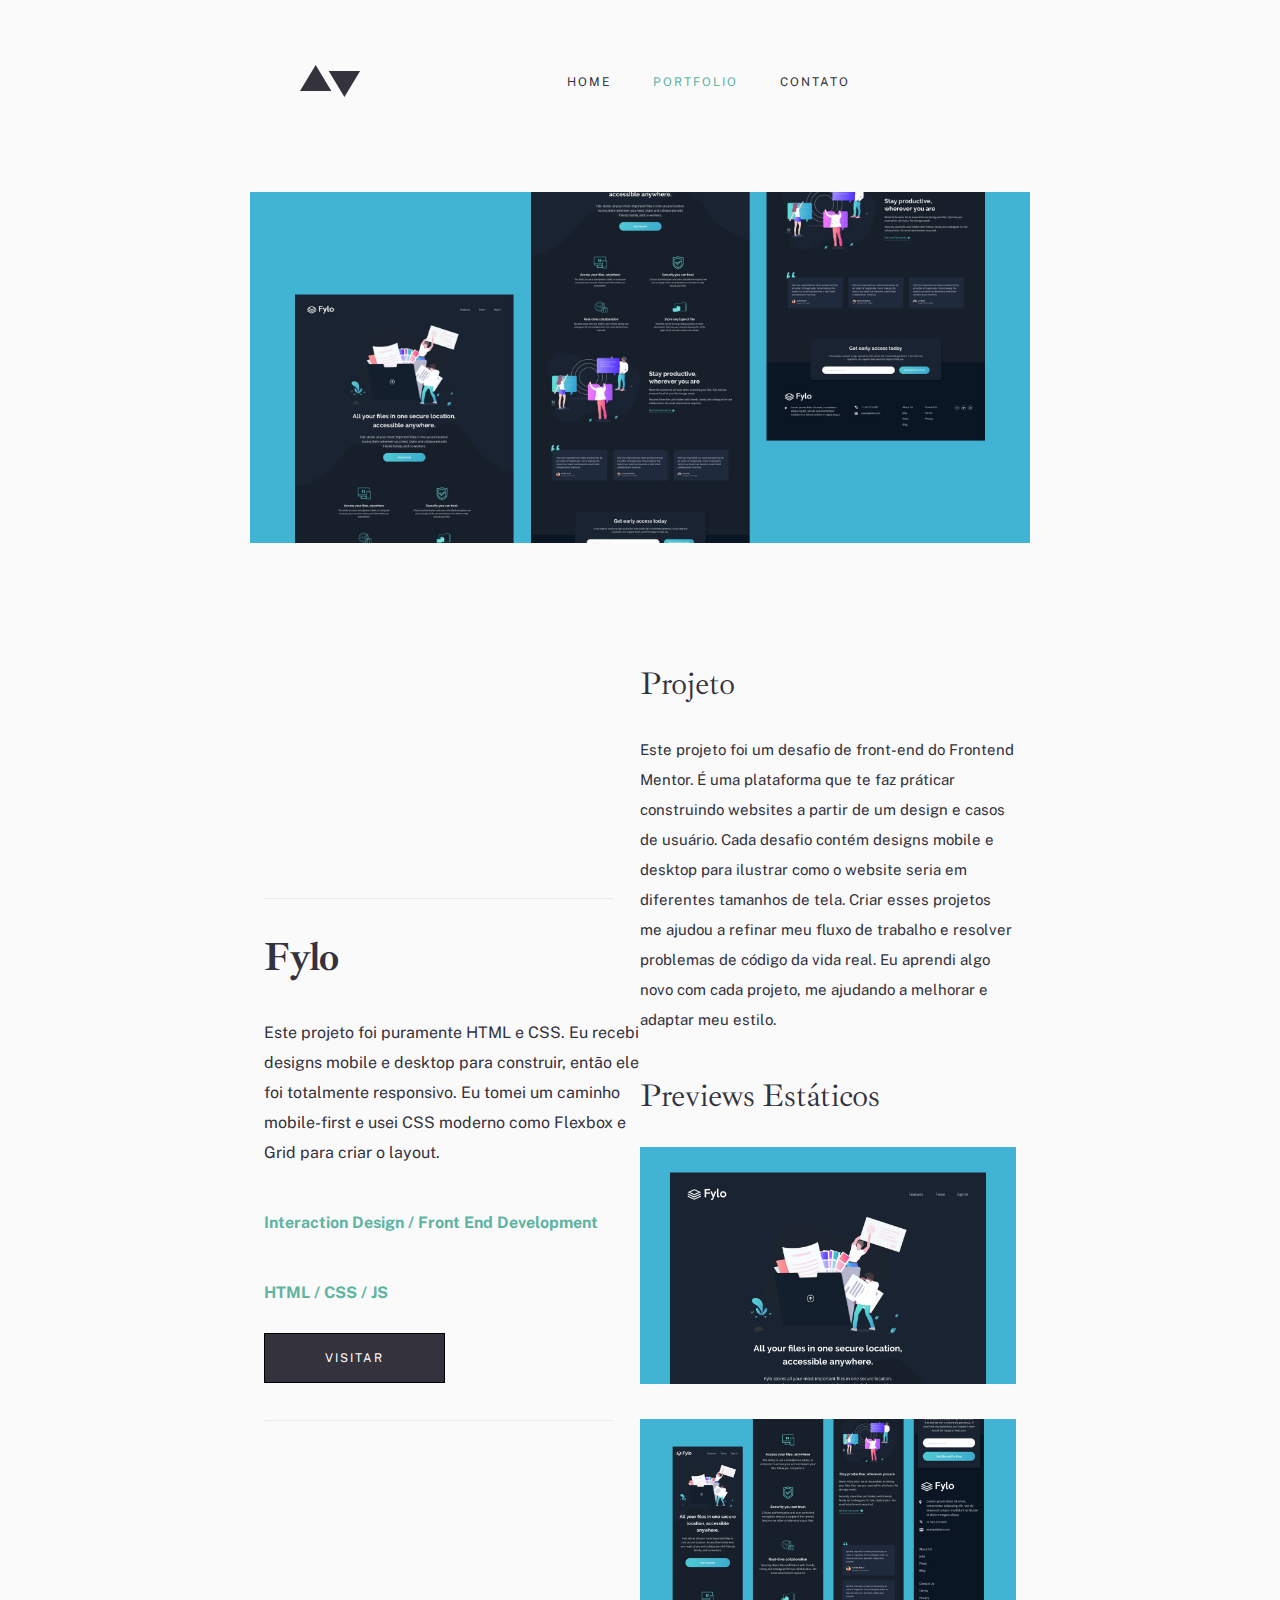
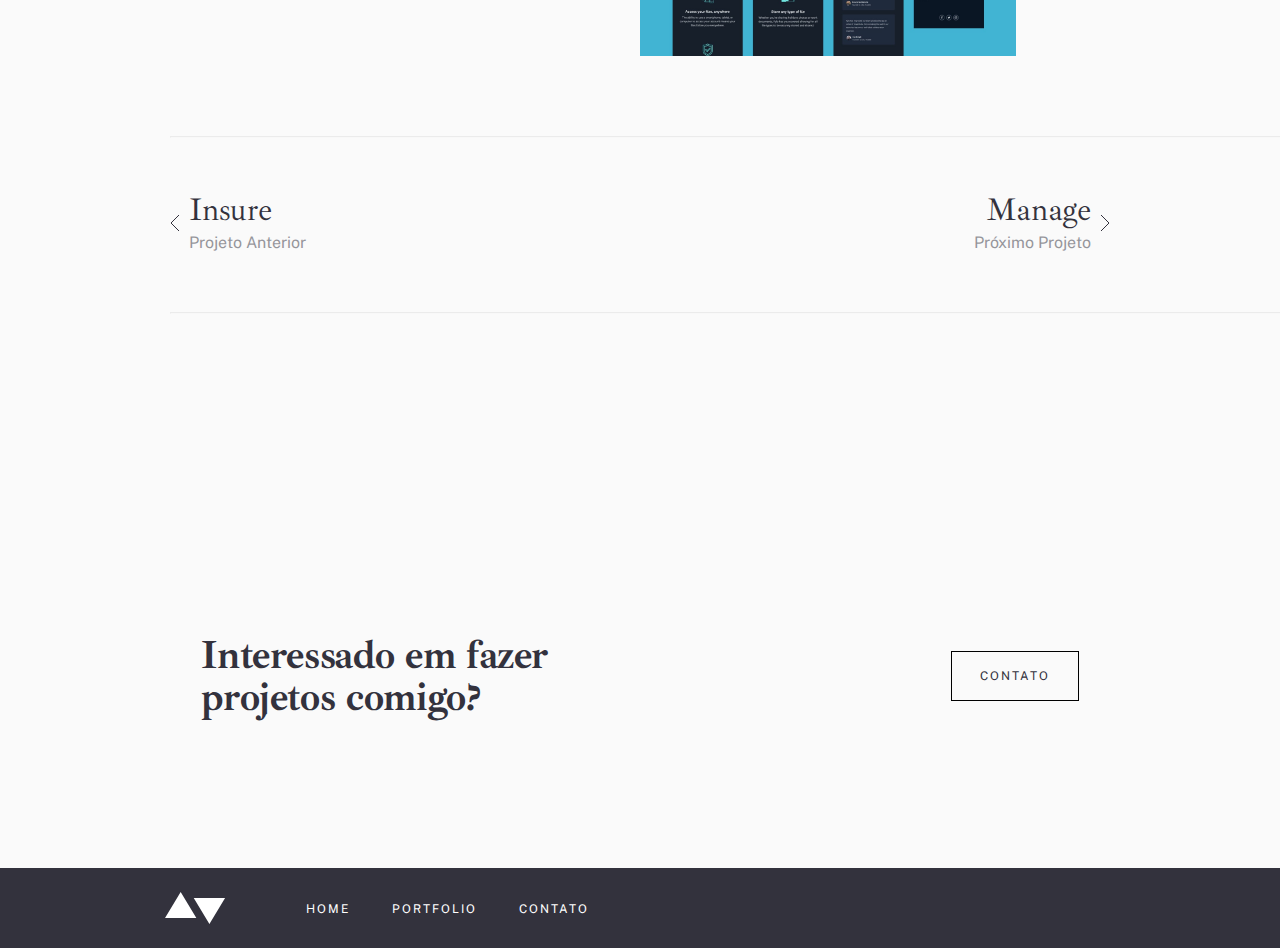
<file: pages/portfolio-04-fylo/index.html>
<!DOCTYPE html>
<html lang ="pt-br">
    <head>
        <meta charset="UTF-8">
        <meta name="viewport" content="width=device-width, initial-scale=1.0">
        <link rel="preconnect" href="https://fonts.googleapis.com">
        <link rel="preconnect" href="https://fonts.gstatic.com" crossorigin>
        <link href="https://fonts.googleapis.com/css2?family=Ibarra+Real+Nova:wght@500;600;700&family=Public+Sans:wght@400;500&display=swap" rel="stylesheet">
        <link rel="stylesheet" type="text/css" href="../../css/global.css">
        <link rel="stylesheet" type="text/css" href="../../css/layout.css">
        <link rel="stylesheet" type="text/css" href="../../css/color.css">
        <link rel="stylesheet" type="text/css" href="../../css/fonts.css">
        <link rel="stylesheet" type="text/css" href="../../css/botao.css">
        <link rel="stylesheet" type="text/css" href="../../style.css">
        <link rel="stylesheet" type="text/css" href="style.css">
        <link rel="stylesheet" type="text/css" href="../portfolio/style.css">
        <title>Exercicio Desafio</title>
    </head>
    <body>
        <div class= "container">
            <header class="espacamento display-row align-items space-between">
                <img class="logo" src="../../assets/logo-dark.svg" alt="Setas">
                <nav class="espacamento">         
                    <ul class = "display-row align-items lista__menu" >
                        <li>
                            <a href="../../index.html" class = "menu__botao font-menu grayish" >HOME</a>
                        </li>
                        <li>
                            <a href="../portfolio/index.html" class = "menu__botao space__left__42 font-menu slightly">PORTFOLIO</a>
                        </li>
                        <li>
                            <a href="../contato/index.html" class = "menu__botao space__left__42 font-menu grayish" >CONTATO</a>
                        </li>
                    </ul>
                </nav>                  
            </header>      
            
        <div class="imagem__hero">
            <img src="../../assets/portfolio/fylo/image-fylo-hero.jpg">              

        </div>
        <section class="page__portfolio">
            <div class="page__manager__content">
                <div class="page__manager">
                    <hr class="hr__pequeno"><br><br>      
                    <h2 class="font-h2 grayish">
                        Fylo
                    </h2>
                      <p class="font-body1 grayish">
                        Este projeto foi puramente HTML e CSS. Eu recebi designs mobile e desktop para construir, então ele foi totalmente responsivo. Eu tomei um caminho mobile-first e usei CSS moderno como Flexbox e Grid para criar o layout.
                      </p>
                      <p class="font-subtexto">Interaction Design / Front End Development</p>
                      <p class="font-subtexto">HTML / CSS / JS</p>
                      <a class="botao__enviar" href="../portfolio-02-bookmark/index.html">VISITAR</a>
                      <br><br><br><br><hr class="hr__pequeno">      
                </div>                
              </div>
              <div class="coluna__preview">
                    <div class="titulo__preview">
                        <h3 class="font-h3 grayish">Projeto</h3>
                    </div>
                    <div class="texto__preview font-body2 grayish">
                        <p>Este projeto foi um desafio de front-end do Frontend Mentor.  É uma plataforma que te faz práticar construindo websites  a partir de um design e casos de usuário. Cada desafio contém designs mobile e desktop para ilustrar como o website seria em diferentes tamanhos de tela. Criar esses projetos me ajudou a refinar meu fluxo de trabalho e resolver problemas de código da vida real. Eu aprendi algo novo com cada projeto, me ajudando a melhorar e adaptar meu estilo.</p>
                    </div>
                    <div class="subtitulo__preview">
                        <h3 class="font-h3 grayish">Previews Estáticos</h3>
                    </div>
                   
                        <img class="imagem__preview"src="../../assets/portfolio/fylo/image-fylo-preview-1.jpg" alt="">

                   
                        <img src="../../assets/portfolio/fylo/image-fylo-preview-2.jpg" alt="">
                    
                </div>
        </section>
        <section>
            <hr class="hr__grande"><br><br><br> 
            <nav class="display-row align-items space-between">
                <a class="text-decoration" href="../portfolio-03-insure/index.html">                                  
                    <img src="../../assets/icons/arrow-left.svg">            
                </a>
                <div class="">
                    <p class="font-titulo-retorno">Insure</p>
                    <p class="font-texto-retorno">Projeto Anterior</p>
                </div>                      
                   
                <div class="container__seta">
                    <p class="font-titulo-retorno text__right">Manage</p>
                    <p class="font-texto-retorno text__right">Próximo Projeto</p>
                </div>                    
                <a class="text-decoration" href="../portfolio-01-manage/index.html">                   
                    <img src="../../assets/icons/arrow-right.svg">
                </a>    
            </nav>

            <br><br><br><hr class="hr__grande">                       
        </section>        
    </div>        
        <div class="display-row align-items interessado">
            <p class="font-h2 grayish display-row">Interessado em fazer<br> projetos comigo?</p>
            <a class="botao__ir__portfolio" href="../contato/index.html">CONTATO</a>
        </div>
            <footer class="footer__container display-row align-items">
                <img class="logo__footer" src="../../assets/logo-light.svg" alt="Setas">
                <nav class="display-row align-items">         
                    <ul class = "display-row align-items lista__footer" >
                        <li>
                            <a href="../../index.html" class = "font-menu-light space__right__42" >HOME</a>
                        </li>
                        <li>
                            <a href="../portfolio/index.html" class = "font-menu-light space__right__42">PORTFOLIO</a>
                        </li>
                        <li>
                            <a href="../contato/index.html" class = " font-menu-light espaco__6 " >CONTATO</a>
                        </li>
                        <li>
                            <a class="espaco__25" href="#">
                              <img src="../../assets/icons/github-light.svg" alt="github">
                            </a>
                        </li>
                        <li>
                            <a class="espaco__25" href="#">
                              <img src="../../assets/icons/twitter-light.svg" alt="twitter">
                            </a>
                        </li>
                        <li>
                            <a class="espaco__25" href="#">
                              <img src="../../assets/icons/linkedin-light.svg" alt="Linkdin">
                            </a>
                        </li>
                    </ul>
                </nav>                      
            </footer>
    </body>
</html>
</file>
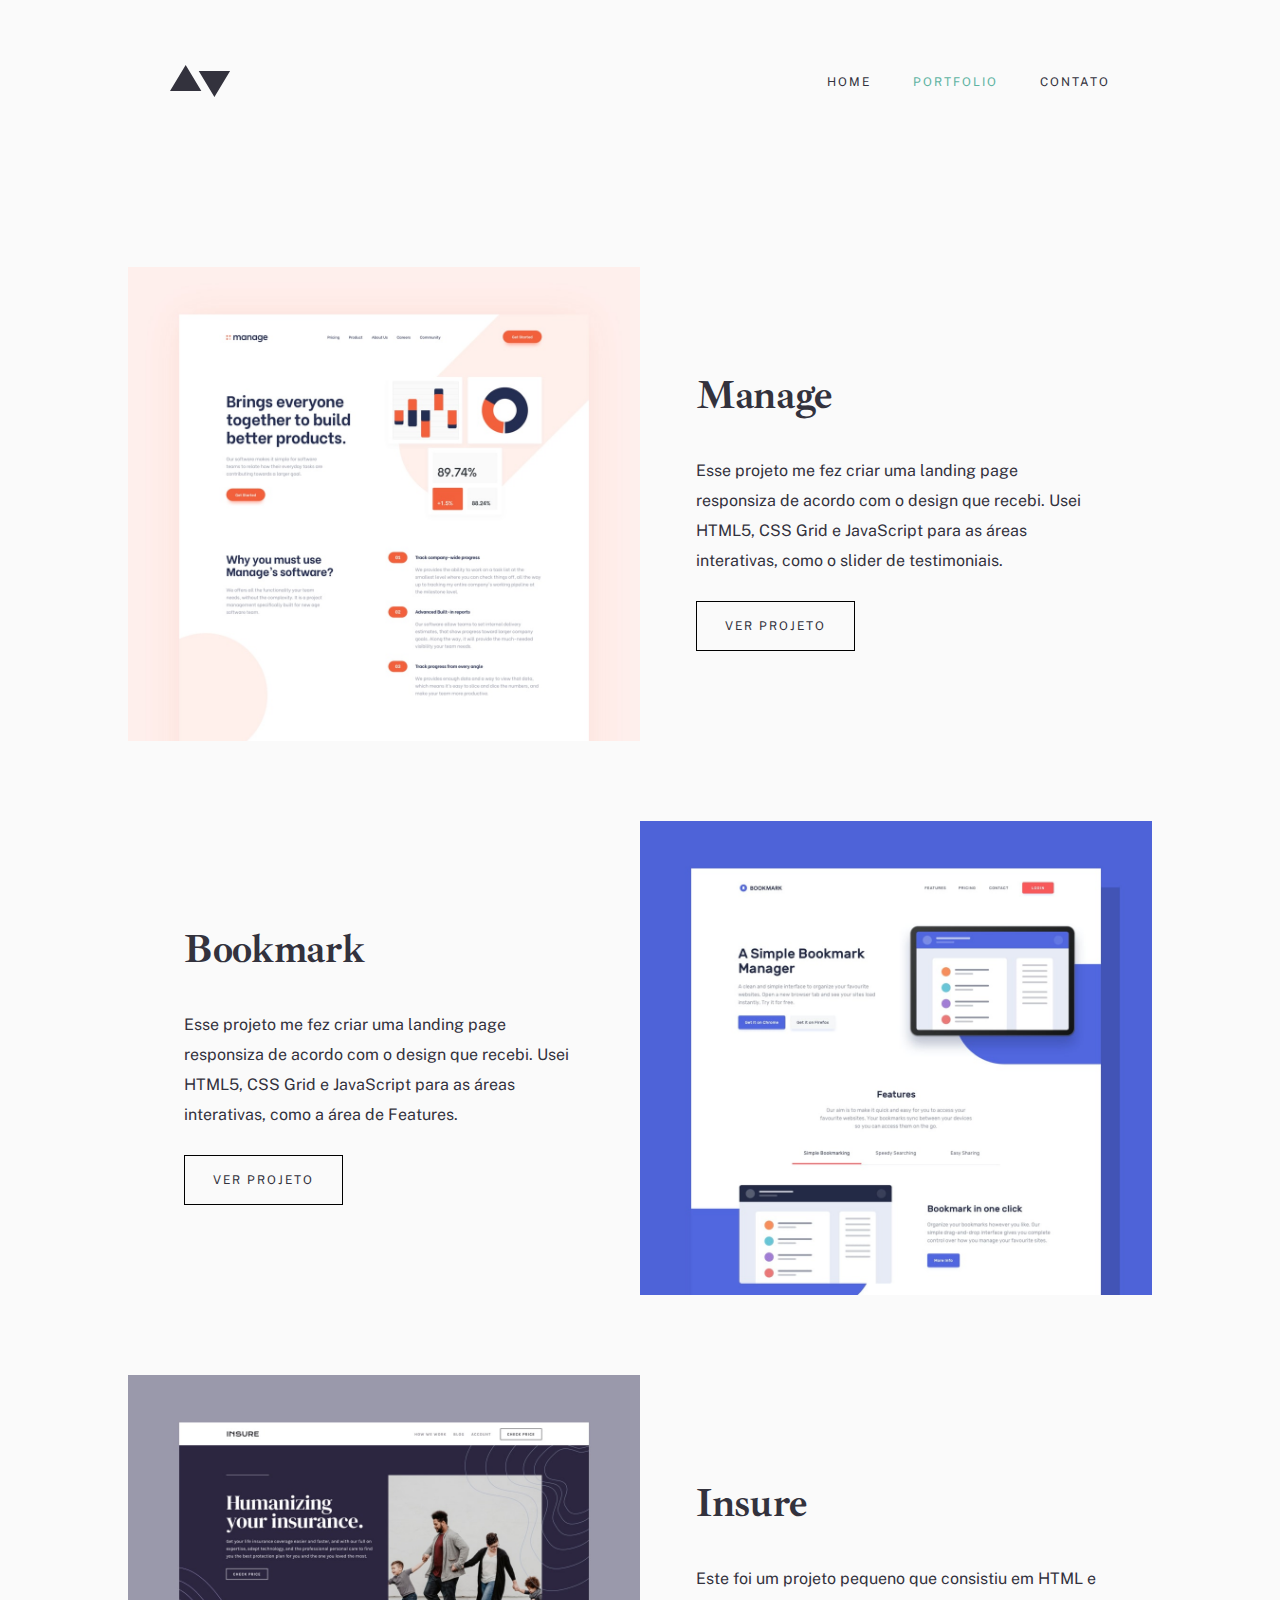
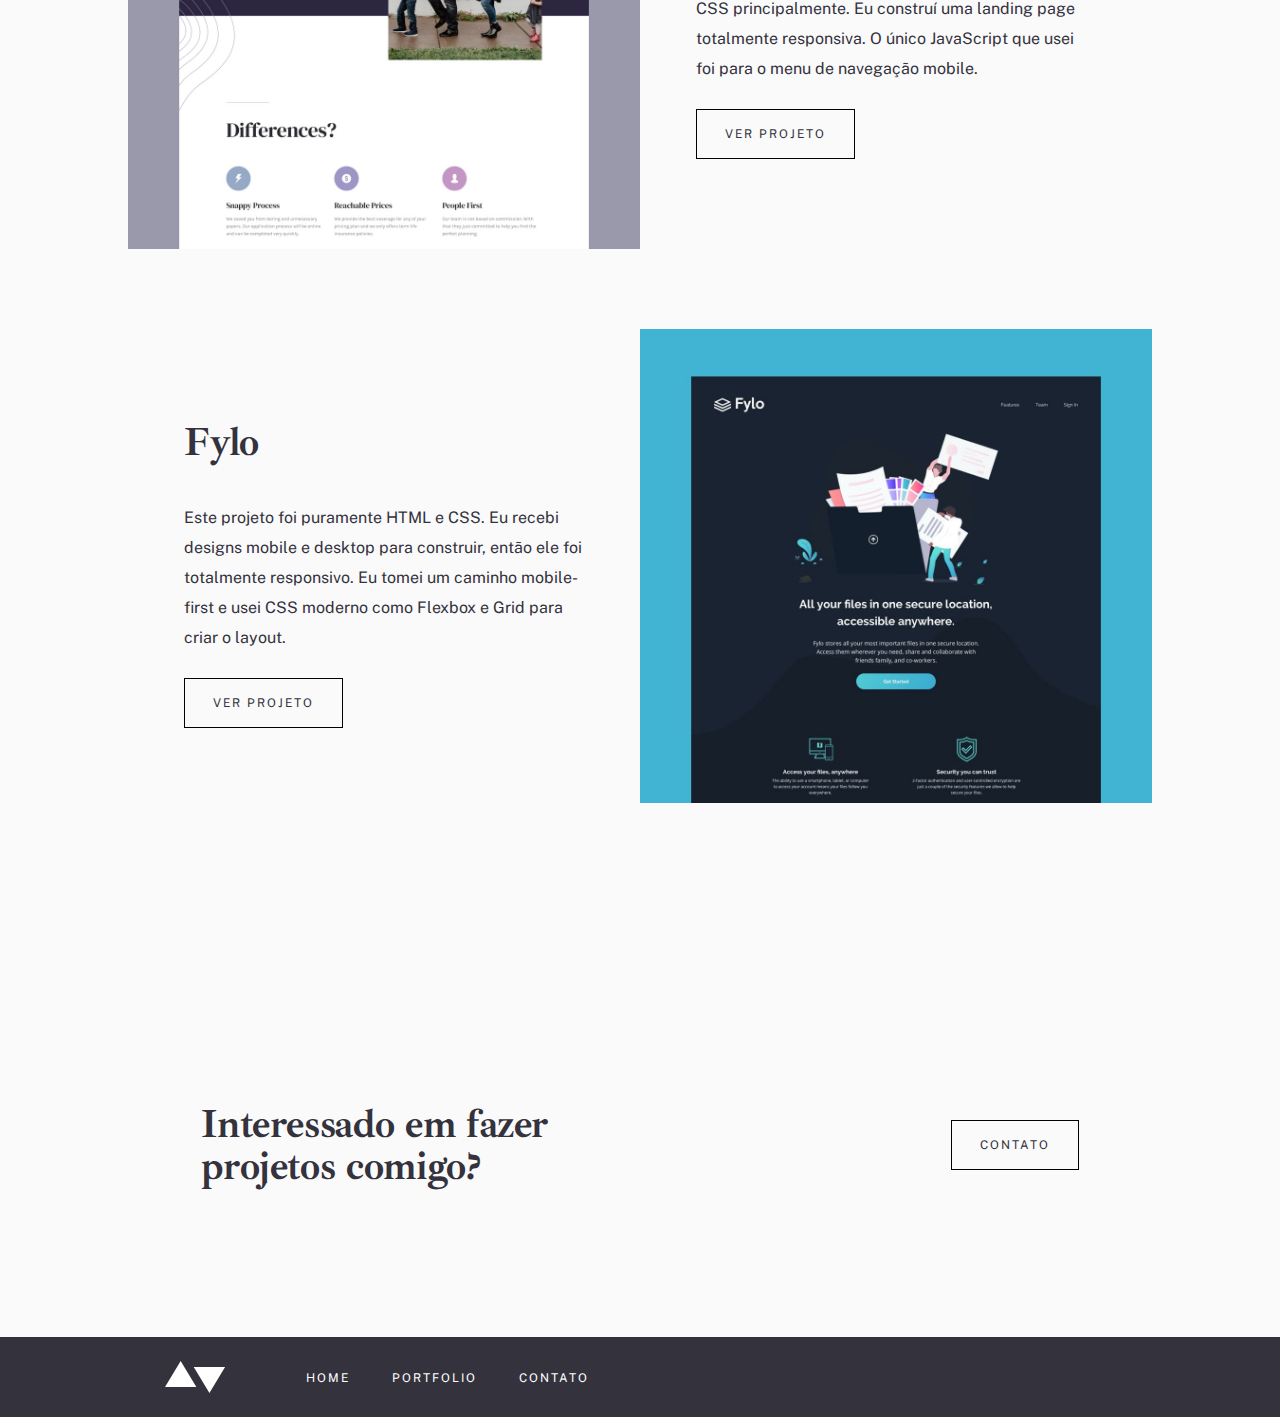
<file: pages/portfolio/index.html>
<!DOCTYPE html>
<html lang ="pt-br">
    <head>
        <meta charset="UTF-8">
        <meta name="viewport" content="width=device-width, initial-scale=1.0">
        <link rel="preconnect" href="https://fonts.googleapis.com">
        <link rel="preconnect" href="https://fonts.gstatic.com" crossorigin>
        <link href="https://fonts.googleapis.com/css2?family=Ibarra+Real+Nova:wght@500;600;700&family=Public+Sans:wght@400;500&display=swap" rel="stylesheet">
        <link rel="stylesheet" type="text/css" href="../../css/global.css">
        <link rel="stylesheet" type="text/css" href="../../css/layout.css">
        <link rel="stylesheet" type="text/css" href="../../css/color.css">
        <link rel="stylesheet" type="text/css" href="../../css/fonts.css">
        <link rel="stylesheet" type="text/css" href="../../css/botao.css">
        <link rel="stylesheet" type="text/css" href="../../style.css">
        <link rel="stylesheet" type="text/css" href="style.css">
        <link rel="stylesheet" type="text/css" href="../portfolio-04-fylo/style.css">
        <title>Exercicio Desafio</title>
    </head>
    <body>
        <div class= "container">
            <header class="display-row align-items space-between ">
                <img class="logo" src="../../assets/logo-dark.svg" alt="Setas">
                <nav class="display-row align-items">         
                    <ul class = "display-row align-items lista__menu" >
                        <li>
                            <a href="../../index.html" class = "menu__botao font-menu grayish" >HOME</a>
                        </li>
                        <li>
                            <a href="../portfolio/index.html" class = "menu__botao space__left__42 font-menu slightly">PORTFOLIO</a>
                        </li>
                        <li>
                            <a href="../contato/index.html" class = "menu__botao space__left__42 font-menu grayish" >CONTATO</a>
                        </li>
                    </ul>
                </nav>                  
            </header>
        </div>    
            <section class="page__portfolio">
                <img src="../../assets/portfolio/manage/image-portfolio-manage.jpg" alt="">
                <div class="page__manager__content">
                  <div class="page__manager">
                    <h2 class="font-h2 grayish">
                      Manage
                    </h2>
                    <p class="font-body1 grayish">
                        Esse projeto me fez criar uma landing page responsiza de acordo com o design que recebi. Usei HTML5, CSS Grid e JavaScript para as áreas interativas, como o slider de testimoniais.
                    </p>
                    <a class="botao__ir__portfolio" href="../portfolio-01-manage/index.html">VER PROJETO</a>
                  </div>
                </div>
              </section>
              <section class="page__portfolio">
                  <div class="page__manager__content">
                      <div class="page__manager">
                          <h2 class="font-h2 grayish">
                            Bookmark
                          </h2>
                            <p class="font-body1 grayish">
                                Esse projeto me fez criar uma landing page responsiza de acordo com o design que recebi. Usei HTML5, CSS Grid e JavaScript para as áreas interativas, como a área de Features.
                            </p>
                            <a class="botao__ir__portfolio" href="../portfolio-02-bookmark/index.html">VER PROJETO</a>
                        </div>
                    </div>
                    <img src="../../assets/portfolio/bookmark/image-portfolio-bookmark.jpg" alt="">
              </section>
              <section class="page__portfolio">
                <img src="../../assets/portfolio/insure/image-portfolio-insure.jpg" alt="">
                <div class="page__manager__content">
                  <div class="page__manager">
                    <h2 class="font-h2 grayish">
                        Insure
                    </h2>
                    <p class="font-body1 grayish">
                        Este foi um projeto pequeno que consistiu em HTML e CSS principalmente. Eu construí uma landing page totalmente responsiva. O único JavaScript que usei foi para o menu de navegação mobile.
                    </p>
                    <a class="botao__ir__portfolio" href="../portfolio-03-insure/index.html">VER PROJETO</a>
                  </div>
                </div>
              </section>
              <section class="page__portfolio page__portfolio__ultimo">
                <div class="page__manager__content">
                    <div class="page__manager">
                        <h2 class="font-h2 grayish">
                            Fylo
                        </h2>
                          <p class="font-body1 grayish">
                            Este projeto foi puramente HTML e CSS. Eu recebi designs mobile e desktop para construir, então ele foi totalmente responsivo. Eu tomei um caminho mobile-first e usei CSS moderno como Flexbox e Grid para criar o layout.
                          </p>
                          <a class="botao__ir__portfolio" href="../portfolio-04-fylo/index.html">VER PROJETO</a>
                      </div>
                  </div>
                  <img src="../../assets/portfolio/fylo/image-portfolio-fylo.jpg" alt="">
            </section>
            <div class="display-row align-items interessado">
                <p class="font-h2 grayish display-row">Interessado em fazer<br> projetos comigo?</p>
                <a class="botao__ir__portfolio" href="../contato/index.html">CONTATO</a>
            </div>
            <footer class="footer__container display-row align-items">
                <img class="logo__footer" src="../../assets/logo-light.svg" alt="Setas">
                <nav class="display-row align-items">         
                    <ul class = "display-row align-items lista__footer" >
                        <li>
                            <a href="../../index.html" class = "font-menu-light space__right__42" >HOME</a>
                        </li>
                        <li>
                            <a href="../portfolio/index.html" class = "font-menu-light space__right__42">PORTFOLIO</a>
                        </li>
                        <li>
                            <a href="../contato/index.html" class = " font-menu-light espaco__6 " >CONTATO</a>
                        </li>
                        <li>
                            <a class="espaco__25" href="#">
                              <img src="../../assets/icons/github-light.svg" alt="github">
                            </a>
                        </li>
                        <li>
                            <a class="espaco__25" href="#">
                              <img src="../../assets/icons/twitter-light.svg" alt="twitter">
                            </a>
                        </li>
                        <li>
                            <a class="espaco__25" href="#">
                              <img src="../../assets/icons/linkedin-light.svg" alt="Linkdin">
                            </a>
                        </li>
                    </ul>
                </nav>                      
            </footer>
    </body>
</html>
</file>
<file: css/global.css>
* {
    padding: 0;
    margin: 0;
    box-sizing: border-box;
}
body{
    min-height: 100vh;
    background-color: #FAFAFA;
    ;
}
</file>
<file: style.css>
.container{
    padding: 65px 170px 170px 170px;
 }  
 .menu__botao{
   text-decoration: none;
 }   
  .caixa__texto__container{   
    background: url('./assets/home/image-homepage-hero.jpg');
    background-position: center;
    background-repeat: no-repeat;
    background-size: cover;
    display: flex;
    flex-direction: column;    
    justify-content: flex-end ;
    min-height: 850px;        
    margin-top: 55px;  
  }
  .caixa__texto{
      background-color: #FAFAFA;
      display: flex;
      height: 357px;
      padding: 56px 28px 90px 27px;      
      width: 445px;
  }   
  .caixa__botao{
    padding-top: 45px;
  }
  .lista__menu{
    list-style-type: none;
  }
  .sobre__mim{
    align-items: center;
    display: flex;
    padding: 0px 170px;   
  }
  .sobre__mim > *{
    width: 45%;
  } 
  .sobre__mim__imagem__container{
    align-items: center;
    display:flex;
    justify-content: center;
  }
  .sobre__mim__imagem__container .sobre__mim__imagem{
    margin-left: 80px;
    margin-right: 100px;    
    max-width: 850px;
  }  
  .sobre__mim__imagem h2{
    padding-bottom: 60px;
    padding-left: 100px;    
  }
  .sobre__mim__imagem p{
    padding-bottom: 60px;            
  }
  .sobre__mim__imagem a{
    margin-left: 70px;    
  }
  .hr{
    background: #33323D;
    height: 1px;
    left: 845px;
    mix-blend-mode: normal;
    opacity: 0.15;
    top: 899px;
    width: 430px;
  }  
  .interessado{
    justify-content: space-around;
    padding: 150px 0px;
  }
  .footer__container{
    background-color: #33323D;
    height: 80px;
  }
  .logo__footer{
    padding-left: 165px;    
  }
  .lista__footer{
    padding-left: 80px;
    list-style-type: none;
    text-decoration: none;
  }
  .espaco__6{
    padding-right: 750px;
  }
  .espaco__25{
    padding-right: 25px;
  }
  .icone{
    padding-right: 20px;
  }
</file>
<file: css/layout.css>
.display-row{
    display: flex;
    flex-direction: row;
}
.display-column{
    display: flex;
    flex-direction: column;
}
.space-between{
   justify-content: space-between;
}
.space-around{
    justify-content: space-around; 
}
.align-items{
    align-items: center;
}    
.justify-content{
    justify-content: center;
}
.space__left__42{
    padding-left: 42px;
}
.space__right__42{
    padding-right: 42px;
}
.container__seta{
    margin-left: 70%;
}
</file>
<file: css/fonts.css>
.font-h1{
    font-family: 'Ibarra Real Nova', serif;
    font-size: 50px;
    font-style: normal;
    font-weight: 700;
    line-height: 50px;
    letter-spacing: -0.4464285671710968px;
    text-align: left;
}
.font-h2{
    font-family: 'Ibarra Real Nova', serif;
    font-size: 40px;
    font-style: normal;
    font-weight: 700;
    line-height: 42px;
    letter-spacing: -0.3571428656578064px;
    text-align: left;
}
.font-h3{
    font-family: 'Ibarra Real Nova', serif;
    font-size: 32px;
    font-style: normal;
    font-weight: 400;
    line-height: 42px;
    letter-spacing: -0.2857142984867096px;
    text-align: left;

}
.font-body1{
    font-family: 'Public Sans', sans-serif;
    font-size: 16px;
    font-style: normal;
    font-weight: 400;
    line-height: 30px;
    letter-spacing: 0px;
    text-align: left;
}
.font-body2{
    font-family: 'Public Sans', sans-serif;
    font-size: 15px;
    font-style: normal;
    font-weight: 400;
    line-height: 30px;
    letter-spacing: 0px;
    text-align: left;
}
.font-menu{
    font-family: 'Public Sans', sans-serif;
    font-size: 12px;
    font-style: normal;
    font-weight: 400;
    line-height: 14px;
    letter-spacing: 2px;
    text-align: left;
}
.font-menu-light{
    font-family: 'Public Sans', sans-serif;
    font-size: 12px;
    font-style: normal;
    font-weight: 400;
    line-height: 14px;
    letter-spacing: 2px;
    text-align: left;
    color: white;
    text-decoration: none;
    
}
.font-subtexto{
    font-family: 'Public Sans', sans-serif;
    font-size: 16px;
    font-style: normal;
    font-weight: 700;
    line-height: 30px;
    letter-spacing: 0px;
    text-align: left;
    color: #5FB4A2;
}
.font-titulo-retorno{
    color: #33323D;
    font-family: 'Ibarra Real Nova', serif;
    font-size: 32px;
    font-style: normal;
    font-weight: normal;
    height: 36px;
    left: 37.23%;
    line-height: 36px;
    /* identical to box height, or 112% */
    letter-spacing: -0.285714px;
    right: 0%;
    top: calc(50% - 36px/2 - 15px);
    
}
.font-texto-retorno{
    color: #33323D;
    font-family: 'Public Sans', sans-serif;
    font-style: normal;
    font-size: 16px;
    font-weight: normal;
    height: 30px;
    left: -25.53%;
    line-height: 30px;
    /* identical to box height, or 187% */
    mix-blend-mode: normal;
    opacity: 0.5;
    right: 0%;
    top: calc(50% - 30px/2 + 18px);
}
.text__right{
    text-align: right;    
}
.text__left{
    text-align: right;
}
.label__formulario{
    font-family: 'Public Sans', sans-serif;
    font-size: 13px;
    font-style: normal;
    font-weight: 700;
    line-height: 30px;
    letter-spacing: 0px;
    text-align: left;
    font-weight: bold;
    color: #33323D;
    mix-blend-mode: normal;
    opacity: 0.8;

}
</file>
<file: css/botao.css>
.botao__sobre__mim{
    background: #203A4C;
    color: #FFFFFF;
    font-family: 'Public Sans', sans-serif;
    font-size: 12px;
    font-style: normal;
    font-weight: 100;
    height: 48px;
    letter-spacing: 2px;
    line-height: 14px;
    padding: 17px;
    text-align: center;
    text-decoration: none;
    text-transform: uppercase;
    width: 200px; 

}
.botao__sobre__mim:hover{
    background: #5FB4A2;
   
}
.botao__ir__portfolio{
    border: 1px solid black;
    color: #33323D;
    font-family: 'Public Sans', sans-serif;
    font-size: 12px;
    font-style: normal;
    font-weight: normal;
    letter-spacing: 2px;
    line-height: 14px;
    padding: 17px 28px;
    text-decoration: none;
    text-transform: uppercase;
}
.botao__ir__portfolio:hover{
    background: #33323D;
    color: #FAFAFA;
}
.botao__enviar{
    border: 1px solid black;
    background-color: #33323D;
    color: #FFFFFF;
    font-family: 'Public Sans', sans-serif;
    font-size: 12px;
    font-style: normal;
    font-weight: normal;
    letter-spacing: 2px;
    line-height: 14px;
    padding: 17px 60px;
    text-decoration: none;
    text-transform: uppercase;
      
}
.botao__enviar:hover{
    background: #5FB4A2;
}
</file>
<file: css/color.css>
.slightly{
    color: #5FB4A2;
}
.very{
    color: #FAFAFA;
}
.dark{
    color: #203A4C;
} 
.light{
    color: #EAEAEB;
}
.grayish{
    color: #33323D;
}
</file>
<file: pages/contato/style.css>
.contato{
    padding-bottom: 50px;
    padding-top: 50px;
}
.contato__container{
    width: 650px;
}
.linha__pagina{
    width: 1550px;
    height: 1px;
    left: 165px;
    top: 190px;
    color: #33323D;
    mix-blend-mode: normal;
    opacity: 0.15;
    
}
.icon__rede__social{
    list-style-type: none;
    padding-top: 55px;
}
.input__formulario{
    background: #33323D;
    mix-blend-mode: normal;
    opacity: 0.1;
    height: 48px;
    width: 635px;
    left: 0px;
    top: 38px;   

}
.input__texto{
    height: 96px;
    width: 635px;
    left: 0px;
    top: 38px;   
}
.btn__enviar{
    padding-top: 50px;
}
</file>
<file: pages/portfolio/style.css>
.page__portfolio{
    align-items: center;
    display: flex;
    justify-content: center;
    padding-bottom: 80px
}
.page__portfolio > *{
    width: 40%;    
}
.page__manager__content {
    align-items: center;
    display: flex;
    justify-content: center;
}
.page__manager__content .page__manager{
    max-width: 400px;
}
.page__manager__content .page__manager h2{
    padding-bottom: 40px;
}
.page__manager__content .page__manager p{
    padding-bottom: 40px;
}
.page__portfolio__ultimo{
    padding-bottom: 150px;
}
</file>
<file: pages/home/style.css>
.container{
    padding: 65px 170px 170px 170px;
 }  
 .menu__botao{
   text-decoration: none;
 }   
  .caixa__texto__container{   
    background: url('../../assets/home/image-homepage-hero.jpg');
    background-position: center;
    background-repeat: no-repeat;
    background-size: cover;
    display: flex;
    flex-direction: column;    
    justify-content: flex-end ;
    min-height: 850px;        
    margin-top: 55px;  
  }
  .caixa__texto{
      background-color: #FAFAFA;
      display: flex;
      height: 357px;
      padding: 56px 28px 90px 27px;      
      width: 445px;
  }   
  .caixa__botao{
    padding-top: 45px;
  }
  .lista__menu{
    list-style-type: none;
  }
  .sobre__mim{
    align-items: center;
    display: flex;
    padding: 0px 170px;   
  }
  .sobre__mim > *{
    width: 45%;
  } 
  .sobre__mim__imagem__container{
    align-items: center;
    display:flex;
    justify-content: center;
  }
  .sobre__mim__imagem__container .sobre__mim__imagem{
    margin-left: 80px;
    margin-right: 100px;    
    max-width: 850px;
  }  
  .sobre__mim__imagem h2{
    padding-bottom: 60px;
    padding-left: 100px;    
  }
  .sobre__mim__imagem p{
    padding-bottom: 60px;            
  }
  .sobre__mim__imagem a{
    margin-left: 70px;    
  }
  .hr{
    background: #33323D;
    height: 1px;
    left: 845px;
    mix-blend-mode: normal;
    opacity: 0.15;
    top: 899px;
    width: 430px;
  }  
  .interessado{
    justify-content: space-around;
    padding: 150px 0px;
  }
  .footer__container{
    background-color: #33323D;
    height: 80px;
  }
  .logo__footer{
    padding-left: 165px;    
  }
  .lista__footer{
    padding-left: 80px;
    list-style-type: none;
    text-decoration: none;
  }
  .espaco__6{
    padding-right: 750px;
  }
  .espaco__25{
    padding-right: 25px;
  }
  .icone{
    padding-right: 20px;
  }
</file>
<file: pages/portfolio-01-manage/style.css>
.espacamento{
    padding: 0px 130px;
}
.imagem__hero{
    align-items: center;
    display: flex;
    justify-content: center;
    padding-bottom: 120px;
    padding-top: 95px;    
}
.imagem__hero > *{
    max-width: 83%;   
}
.coluna__preview{
    display: flex;
    flex-direction: column;    
}
.titulo__preview{
    padding-bottom: 30px;
}
.texto__preview{
    padding-bottom: 40px;
}
.subtitulo__preview{
    padding-bottom: 30px;
}
.imagem__preview{
    padding-bottom: 35px;
}
.hr__pequeno{
    width: 350px;
    height: 1px;
    left: 165px;
    top: 1302px;
    color: #33323D;
    mix-blend-mode: normal;
    opacity: 0.15;    
}
.hr__grande{
    width: 1110px;
    height: 1px;
    left: 165px;
    top: 2061px;
    background: #33323D;
    mix-blend-mode: normal;
    opacity: 0.15;    
}
.preview__rolagem{
    display: flex;
    flex-direction: column;
    justify-content: center;
    align-items: center;
}
</file>
<file: pages/portfolio-04-fylo/style.css>
.espacamento{
    padding: 0px 130px;
}
.imagem__hero{
    align-items: center;
    display: flex;
    justify-content: center;
    padding-bottom: 120px;
    padding-top: 95px;    
}
.imagem__hero > *{
    max-width: 83%;   
}
.coluna__preview{
    display: flex;
    flex-direction: column;    
}
.titulo__preview{
    padding-bottom: 30px;
}
.texto__preview{
    padding-bottom: 40px;
}
.subtitulo__preview{
    padding-bottom: 30px;
}
.imagem__preview{
    padding-bottom: 35px;
}
.hr__pequeno{
    color: #33323D;
    height: 1px;
    left: 165px;
    mix-blend-mode: normal;
    opacity: 0.15;    
    top: 1302px;
    width: 350px;
}
.hr__grande{
    background: #33323D;
    height: 1px;
    left: 165px;
    mix-blend-mode: normal;
    opacity: 0.15;    
    top: 2061px;
    width: 1500px;
}
.preview__rolagem{
    align-items: center;
    display: flex;
    flex-direction: column;
    justify-content: center;
}
.text-decoration{
    text-decoration: none;
}
</file>
<file: pages/portfolio-02-bookmark/style.css>
.espacamento{
    padding: 0px 130px;
}
.imagem__hero{
    align-items: center;
    display: flex;
    justify-content: center;
    padding-bottom: 120px;
    padding-top: 95px;    
}
.imagem__hero > *{
    max-width: 83%;   
}
.coluna__preview{
    display: flex;
    flex-direction: column;    
}
.titulo__preview{
    padding-bottom: 30px;
}
.texto__preview{
    padding-bottom: 40px;
}
.subtitulo__preview{
    padding-bottom: 30px;
}
.imagem__preview{
    padding-bottom: 35px;
}
.hr__pequeno{
    color: #33323D;
    height: 1px;
    left: 165px;
    mix-blend-mode: normal;
    opacity: 0.15;    
    top: 1302px;
    width: 350px;
}
.hr__grande{
    background: #33323D;
    height: 1px;
    left: 165px;
    mix-blend-mode: normal;
    opacity: 0.15;    
    top: 2061px;
    width: 1110px;
}
.preview__rolagem{
    align-items: center;
    display: flex;
    flex-direction: column;
    justify-content: center;
}
</file>
<file: pages/portfolio-03-insure/style.css>
.espacamento{
    padding: 0px 130px;
}
.imagem__hero{
    align-items: center;
    display: flex;
    justify-content: center;
    padding-bottom: 120px;
    padding-top: 95px;    
}
.imagem__hero > *{
    max-width: 83%;   
}
.coluna__preview{
    display: flex;
    flex-direction: column;    
}
.titulo__preview{
    padding-bottom: 30px;
}
.texto__preview{
    padding-bottom: 40px;
}
.subtitulo__preview{
    padding-bottom: 30px;
}
.imagem__preview{
    padding-bottom: 35px;
}
.hr__pequeno{
    color: #33323D;
    height: 1px;
    left: 165px;
    mix-blend-mode: normal;
    opacity: 0.15;    
    top: 1302px;
    width: 350px;
}
.hr__grande{
    background: #33323D;
    height: 1px;
    left: 165px;
    mix-blend-mode: normal;
    opacity: 0.15;    
    top: 2061px;
    width: 1110px;
}
.preview__rolagem{
    align-items: center;
    display: flex;
    flex-direction: column;
    justify-content: center;
}
</file>
